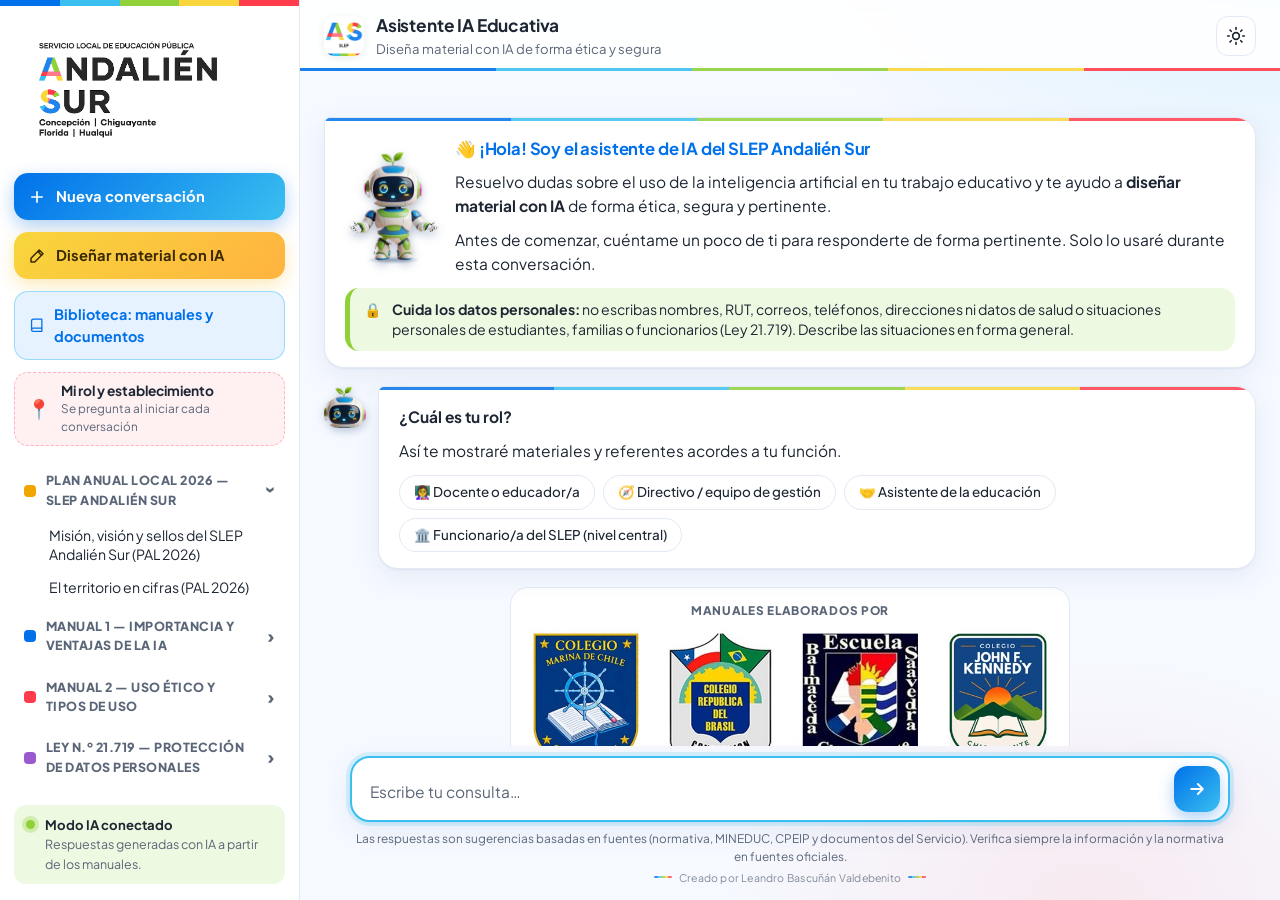
<file: index.html>
<!DOCTYPE html>
<html lang="es" data-theme="light">
<head>
  <meta charset="UTF-8">
  <meta name="viewport" content="width=device-width, initial-scale=1.0, viewport-fit=cover">
  <title>Asistente IA Educativa · SLEP Andalién Sur</title>
  <meta name="description" content="Chat de consultas para diseñar material con IA de forma ética, basado en los manuales del SLEP Andalién Sur, orientaciones MINEDUC y la Ley 21.719.">

  <!-- Aplicación instalable (PWA) -->
  <link rel="manifest" href="manifest.webmanifest">
  <meta name="theme-color" content="#0071ea">
  <link rel="icon" type="image/png" sizes="48x48" href="favicon-48.png">
  <link rel="icon" type="image/png" sizes="32x32" href="favicon-32.png">
  <link rel="apple-touch-icon" href="apple-touch-icon.png">
  <meta name="apple-mobile-web-app-capable" content="yes">
  <meta name="mobile-web-app-capable" content="yes">
  <meta name="apple-mobile-web-app-title" content="Asistente IA">
  <meta name="apple-mobile-web-app-status-bar-style" content="default">

  <link rel="preconnect" href="https://fonts.googleapis.com">
  <link rel="preconnect" href="https://fonts.gstatic.com" crossorigin>
  <link href="https://fonts.googleapis.com/css2?family=Plus+Jakarta+Sans:wght@400;500;600;700;800&display=swap" rel="stylesheet">
  <link rel="stylesheet" href="estilos.css">
</head>
<body>
  <div class="app">
    <!-- ========== BARRA LATERAL ========== -->
    <aside class="sidebar" id="sidebar" aria-label="Temas y fuentes">
      <div class="franja" aria-hidden="true"></div>
      <div class="brand">
        <img src="logo-slep.png" alt="Servicio Local de Educación Pública Andalién Sur" class="brand-logo">
        <button class="icon-btn only-mobile" id="btnCerrarMenu" aria-label="Cerrar menú">
          <svg viewBox="0 0 24 24" width="20" height="20" fill="none" stroke="currentColor" stroke-width="2" stroke-linecap="round"><path d="M18 6 6 18M6 6l12 12"/></svg>
        </button>
      </div>

      <button class="btn-nueva" id="btnNueva">
        <svg viewBox="0 0 24 24" width="18" height="18" fill="none" stroke="currentColor" stroke-width="2.2" stroke-linecap="round"><path d="M12 5v14M5 12h14"/></svg>
        Nueva conversación
      </button>

      <button class="btn-wizard" id="btnWizard">
        <svg viewBox="0 0 24 24" width="18" height="18" fill="none" stroke="currentColor" stroke-width="2" stroke-linecap="round" stroke-linejoin="round"><path d="m15 4 5 5L9 20H4v-5z"/><path d="m13 6 5 5"/></svg>
        Diseñar material con IA
      </button>

      <a class="btn-biblioteca" href="manuales.html">
        <svg viewBox="0 0 24 24" width="18" height="18" fill="none" stroke="currentColor" stroke-width="2" stroke-linecap="round" stroke-linejoin="round"><path d="M4 19.5A2.5 2.5 0 0 1 6.5 17H20V3H6.5A2.5 2.5 0 0 0 4 5.5z"/><path d="M4 19.5A2.5 2.5 0 0 0 6.5 22H20v-5"/></svg>
        Biblioteca: manuales y documentos
      </a>

      <button class="perfil" id="perfil" type="button" data-accion="perfil-iniciar" data-valor="x"></button>

      <nav class="temas" id="temas" aria-label="Temas por manual"></nav>

      <button class="btn-instalar" id="btnInstalar" hidden>
        <svg viewBox="0 0 24 24" width="18" height="18" fill="none" stroke="currentColor" stroke-width="2" stroke-linecap="round" stroke-linejoin="round"><path d="M12 3v12M7 10l5 5 5-5"/><path d="M5 21h14"/></svg>
        Instalar como aplicación
      </button>

      <div class="modo" id="modo"></div>
    </aside>
    <div class="overlay" id="overlay" hidden></div>

    <!-- ========== ZONA PRINCIPAL ========== -->
    <main class="main">
      <header class="topbar">
        <button class="icon-btn only-mobile" id="btnMenu" aria-label="Abrir menú de temas">
          <svg viewBox="0 0 24 24" width="22" height="22" fill="none" stroke="currentColor" stroke-width="2" stroke-linecap="round"><path d="M4 6h16M4 12h16M4 18h16"/></svg>
        </button>
        <img src="icon-192.png" alt="" class="topbar-icono" aria-hidden="true">
        <div class="topbar-title">
          <h1>Asistente IA Educativa</h1>
          <p>Diseña material con IA de forma ética y segura</p>
        </div>
        <button class="icon-btn" id="btnInstalarTop" aria-label="Instalar como aplicación" title="Instalar como aplicación" hidden>
          <svg viewBox="0 0 24 24" width="20" height="20" fill="none" stroke="currentColor" stroke-width="2" stroke-linecap="round" stroke-linejoin="round"><path d="M12 3v12M7 10l5 5 5-5"/><path d="M5 21h14"/></svg>
        </button>
        <button class="icon-btn" id="btnTema" aria-label="Cambiar tema claro/oscuro" title="Tema claro/oscuro">
          <svg class="ico-sol" viewBox="0 0 24 24" width="20" height="20" fill="none" stroke="currentColor" stroke-width="2" stroke-linecap="round"><circle cx="12" cy="12" r="4"/><path d="M12 2v2M12 20v2M4.9 4.9l1.4 1.4M17.7 17.7l1.4 1.4M2 12h2M20 12h2M4.9 19.1l1.4-1.4M17.7 6.3l1.4-1.4"/></svg>
          <svg class="ico-luna" viewBox="0 0 24 24" width="20" height="20" fill="none" stroke="currentColor" stroke-width="2" stroke-linecap="round" stroke-linejoin="round"><path d="M21 12.8A9 9 0 1 1 11.2 3a7 7 0 0 0 9.8 9.8z"/></svg>
        </button>
      </header>

      <section class="chat" id="chat" aria-live="polite">
        <!-- Pantalla de bienvenida -->
        <div class="bienvenida" id="bienvenida">
          <!-- La presentación la hace el robot en el primer mensaje del chat (app.js) -->
          <div class="sugerencias" id="sugerencias"></div>
        </div>

        <div class="mensajes" id="mensajes"></div>

        <!-- Créditos al final de la portada (bajo las preguntas iniciales) -->
        <section class="elaborado" id="elaborado" aria-label="Elaborado por">
          <span>Manuales elaborados por</span>
          <img src="logos-establecimientos.jpg" alt="Colegio Marina de Chile, Colegio República del Brasil, Escuela Balmaceda Saavedra y Colegio John F. Kennedy" loading="lazy">
        </section>
      </section>

      <footer class="composer">
        <form id="formulario" class="composer-box">
          <label for="entrada" class="sr-only">Escribe tu consulta</label>
          <textarea id="entrada" rows="1" placeholder="Escribe tu consulta…" maxlength="4000"></textarea>
          <button type="submit" id="btnEnviar" class="btn-enviar" aria-label="Enviar consulta">
            <svg viewBox="0 0 24 24" width="20" height="20" fill="none" stroke="currentColor" stroke-width="2.2" stroke-linecap="round" stroke-linejoin="round"><path d="M5 12h14M13 6l6 6-6 6"/></svg>
          </button>
        </form>
        <p class="composer-nota">Las respuestas son sugerencias basadas en fuentes (normativa, MINEDUC, CPEIP y documentos del Servicio). Verifica siempre la información y la normativa en fuentes oficiales.</p>
        <p class="credito">Creado por Leandro Bascuñán Valdebenito</p>
      </footer>
    </main>
  </div>

  <script src="config.js"></script>
  <script src="conocimiento.js"></script>
  <script src="establecimientos.js"></script>
  <script src="app.js"></script>
</body>
</html>
</file>
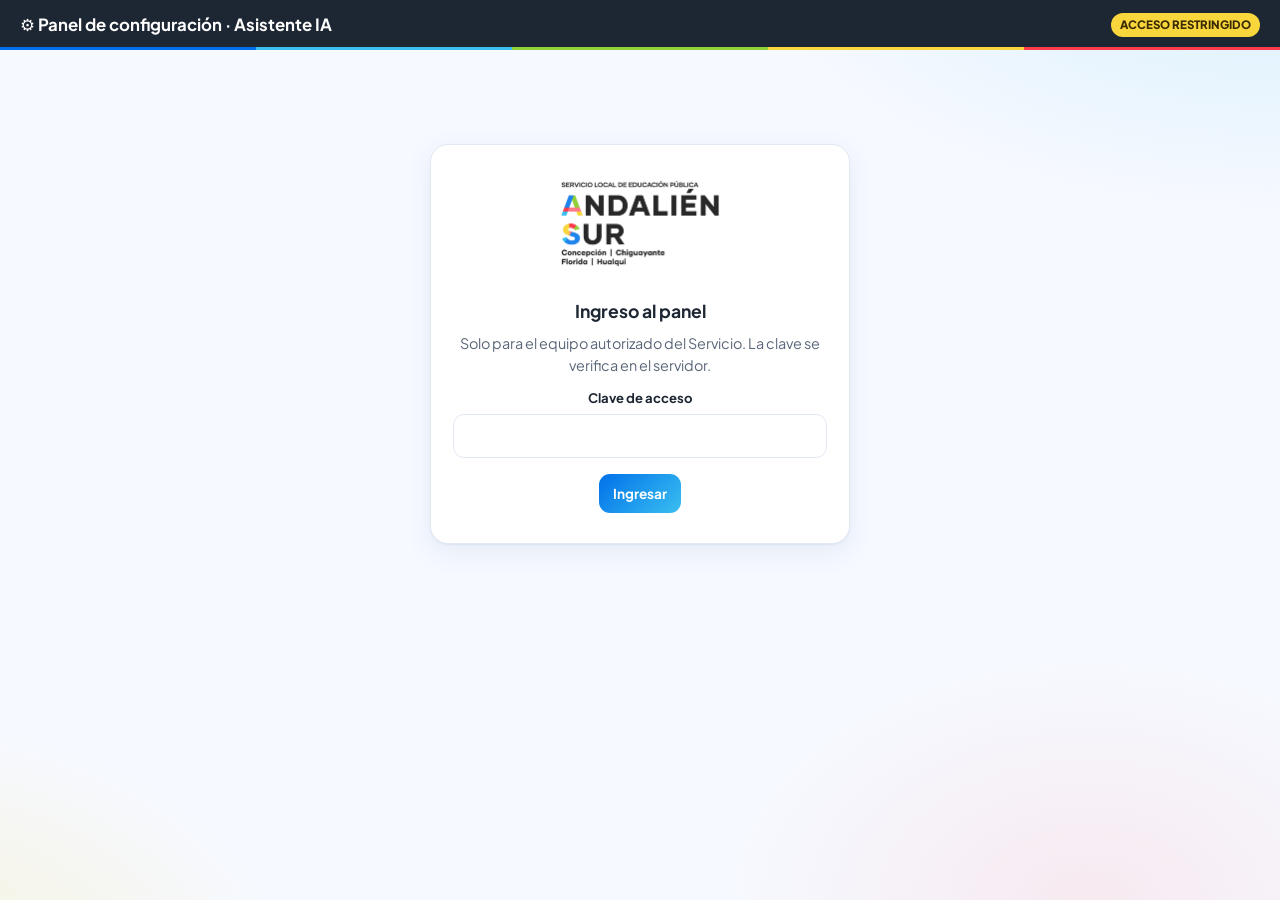
<file: admin.html>
<!DOCTYPE html>
<html lang="es" data-theme="light">
<head>
  <meta charset="UTF-8">
  <meta name="viewport" content="width=device-width, initial-scale=1.0">
  <meta name="robots" content="noindex, nofollow">
  <title>Panel de configuración · Asistente IA SLEP Andalién Sur</title>
  <link rel="icon" type="image/png" sizes="48x48" href="favicon-48.png">
  <link rel="preconnect" href="https://fonts.googleapis.com">
  <link rel="preconnect" href="https://fonts.gstatic.com" crossorigin>
  <link href="https://fonts.googleapis.com/css2?family=Plus+Jakarta+Sans:wght@400;500;600;700;800&display=swap" rel="stylesheet">
  <link rel="stylesheet" href="estilos.css">
  <style>
    body { overflow-y: auto; }
    .adm-top { position: sticky; top: 0; z-index: 5; display: flex; align-items: center; gap: 12px; flex-wrap: wrap; padding: 12px 20px; background: #1d2633; color: #fff; }
    .adm-top::after { content: ""; position: absolute; left: 0; right: 0; bottom: 0; height: 3px; background: var(--arcoiris); }
    .adm-top h1 { margin: 0; font-size: 1.05rem; flex: 1; }
    .adm-top .tag { font-size: .72rem; font-weight: 800; background: var(--slep-amarillo); color: #3a2a00; padding: 3px 9px; border-radius: 999px; }
    .adm { max-width: 1100px; margin: 0 auto; padding: 22px 16px 60px; }
    .tarjeta { background: var(--panel); border: 1px solid var(--borde); border-radius: 18px; box-shadow: var(--sombra); padding: 20px 22px; margin-bottom: 18px; }
    .tarjeta h2 { margin: 0 0 6px; font-size: 1.1rem; }
    .tarjeta p { margin: 0 0 10px; color: var(--texto-2); font-size: .9rem; }
    .login { max-width: 420px; margin: 8vh auto 0; text-align: center; }
    .login img { width: 200px; background: #fff; border-radius: 12px; padding: 6px 10px; margin-bottom: 10px; }
    label { display: block; font-size: .82rem; font-weight: 700; margin: 12px 0 5px; }
    input[type=text], input[type=password], select, textarea {
      width: 100%; font: inherit; font-size: .92rem; color: var(--texto); background: var(--panel);
      border: 1.5px solid var(--borde); border-radius: 11px; padding: 10px 12px;
    }
    textarea { min-height: 110px; resize: vertical; line-height: 1.5; }
    input:focus, select:focus, textarea:focus { outline: none; border-color: var(--slep-celeste); box-shadow: 0 0 0 3px rgba(58,191,240,.18); }
    .fila { display: grid; grid-template-columns: repeat(auto-fit, minmax(190px, 1fr)); gap: 0 14px; }
    .btn { border: 0; border-radius: 11px; padding: 9px 14px; font: inherit; font-weight: 700; font-size: .85rem; cursor: pointer; white-space: nowrap; }
    .btn.primario { background: linear-gradient(135deg, #0071ea, #3abff0); color: #fff; }
    .btn.sec { background: var(--panel-2); color: var(--texto); border: 1.5px solid var(--borde); }
    .btn.peligro { background: var(--rojo-suave); color: var(--rojo); }
    .btn.verde { background: var(--verde-suave); color: #2f6e0c; }
    .btn:disabled { opacity: .5; cursor: wait; }
    .acciones { display: flex; gap: 8px; flex-wrap: wrap; margin-top: 16px; align-items: center; }
    .msg-estado { font-size: .86rem; font-weight: 600; }
    .msg-estado.ok { color: var(--verde); } .msg-estado.error { color: var(--rojo); }
    .ayuda { font-size: .78rem; color: var(--texto-2); margin-top: 4px; }
    .aviso { background: var(--amarillo-suave); border-left: 5px solid var(--slep-amarillo); border-radius: 12px; padding: 12px 14px; font-size: .86rem; margin-bottom: 14px; }
    .vacio { text-align: center; color: var(--texto-2); padding: 20px; }
    .g-tabla-imp { max-height: 340px; overflow: auto; border: 1px solid var(--borde); border-radius: 12px; margin: 10px 0; }
    .g-tabla-imp table { width: 100%; border-collapse: collapse; font-size: .8rem; }
    .g-tabla-imp th { position: sticky; top: 0; background: #1d2633; color: #fff; text-align: left; padding: 6px 8px; }
    .g-tabla-imp td { padding: 5px 8px; border-top: 1px solid var(--borde); }
    .g-tabla-imp tr.sin-coinc td { background: var(--rojo-suave); }

    /* Resumen */
    .resumen { display: grid; grid-template-columns: repeat(auto-fit, minmax(150px, 1fr)); gap: 10px; margin-bottom: 18px; }
    .cifra { background: var(--panel); border: 1px solid var(--borde); border-top: 4px solid var(--c); border-radius: 14px; padding: 12px 14px; }
    .cifra strong { display: block; font-size: 1.5rem; line-height: 1.1; }
    .cifra span { font-size: .8rem; color: var(--texto-2); }

    /* Pestañas */
    .tabs { display: flex; gap: 6px; flex-wrap: wrap; margin-bottom: 16px; position: sticky; top: 56px; z-index: 4; background: var(--fondo); padding: 6px 0; }
    .tabs button { flex: 1 1 160px; border: 1.5px solid var(--borde); background: var(--panel); border-radius: 13px; padding: 11px 12px; font: inherit; font-weight: 700; font-size: .9rem; cursor: pointer; color: var(--texto); }
    .tabs button.activa { background: #1d2633; color: #fff; border-color: #1d2633; }
    .tabs button.anadir { border-color: #90d039; }
    .tabs button.anadir.activa { background: #4fa61a; border-color: #4fa61a; }

    .herr { display: flex; gap: 8px; flex-wrap: wrap; align-items: center; margin-bottom: 12px; }
    .herr input { flex: 1 1 240px; }
    .chips { display: flex; gap: 6px; flex-wrap: wrap; margin-bottom: 12px; }
    .chips button { border: 1.5px solid var(--borde); background: var(--panel); border-radius: 999px; padding: 6px 12px; font: inherit; font-size: .8rem; font-weight: 600; cursor: pointer; }
    .chips button.activo { background: var(--azul); color: #fff; border-color: var(--azul); }

    /* Grupos y fichas */
    details.grupo { background: var(--panel); border: 1px solid var(--borde); border-radius: 16px; margin-bottom: 12px; overflow: hidden; }
    details.grupo > summary { cursor: pointer; list-style: none; display: flex; align-items: center; gap: 10px; padding: 13px 16px; font-weight: 800; border-left: 6px solid var(--c); }
    details.grupo > summary::-webkit-details-marker { display: none; }
    details.grupo > summary::after { content: "▾"; margin-left: auto; color: var(--texto-2); transition: transform .2s; }
    details.grupo:not([open]) > summary::after { transform: rotate(-90deg); }
    details.grupo > summary .n { font-size: .78rem; font-weight: 700; background: var(--panel-2); border-radius: 999px; padding: 2px 9px; color: var(--texto-2); }
    .fichas { display: grid; gap: 8px; padding: 0 12px 12px; }
    .ficha { display: flex; gap: 12px; align-items: flex-start; border: 1px solid var(--borde); border-radius: 12px; padding: 11px 13px; background: var(--panel); }
    .ficha.eliminado { opacity: .6; background: var(--panel-2); }
    .ficha .info { flex: 1; min-width: 0; }
    .ficha strong { font-size: .95rem; }
    .ficha small { display: block; color: var(--texto-2); font-size: .78rem; margin-top: 2px; }
    .ficha p { margin: 6px 0 0; font-size: .83rem; color: var(--texto-2); white-space: pre-line; overflow: hidden; display: -webkit-box; -webkit-line-clamp: 2; -webkit-box-orient: vertical; }
    .ficha p.abierto { -webkit-line-clamp: unset; display: block; }
    .ver-mas { border: 0; background: none; color: var(--azul); font: inherit; font-size: .78rem; font-weight: 700; padding: 2px 0; cursor: pointer; }
    .ficha .botones { display: flex; gap: 6px; flex-wrap: wrap; justify-content: flex-end; }
    .sello { display: inline-block; font-size: .68rem; font-weight: 800; border-radius: 999px; padding: 2px 8px; margin-left: 6px; vertical-align: 2px; }
    .sello.original { background: var(--azul-suave); color: var(--azul); }
    .sello.editado { background: var(--amarillo-suave); color: #8a6100; }
    .sello.nuevo { background: var(--verde-suave); color: #2f6e0c; }
    .sello.eliminado, .sello.oculto { background: var(--rojo-suave); color: var(--rojo); }
    .subtitulo { font-size: .95rem; margin: 20px 0 10px; }
    .sello.pei-si { background: #e6f7ef; color: #0b8f6a; } .sello.pei-no { background: var(--panel-2); color: var(--texto-2); }
    fieldset.pei { border: 1.5px solid #bfe3a0; border-radius: 14px; padding: 6px 14px 14px; margin: 16px 0 4px; background: #fbfef7; }
    fieldset.pei legend { font-weight: 800; padding: 0 6px; }
    details.pegar-pei { background: var(--panel); border: 1.5px dashed var(--borde); border-radius: 12px; padding: 8px 12px; margin: 8px 0; }
    details.pegar-pei summary { cursor: pointer; font-weight: 700; font-size: .86rem; }
    details.pegar-pei textarea { margin: 8px 0; min-height: 140px; }

    /* Añadir */
    .opciones-anadir { display: grid; grid-template-columns: repeat(auto-fit, minmax(190px, 1fr)); gap: 10px; margin-bottom: 16px; }
    .opciones-anadir button { text-align: left; border: 1.5px solid var(--borde); background: var(--panel); border-radius: 14px; padding: 13px 14px; font: inherit; cursor: pointer; border-top: 4px solid var(--c); }
    .opciones-anadir button strong { display: block; font-size: .92rem; }
    .opciones-anadir button span { font-size: .78rem; color: var(--texto-2); }
    .opciones-anadir button.activo { background: var(--azul-suave); border-color: var(--azul); }

    /* Ventana de edición */
    dialog { border: 0; border-radius: 18px; padding: 0; width: min(680px, calc(100vw - 24px)); max-height: calc(100vh - 40px); box-shadow: 0 20px 60px rgba(0,0,0,.3); background: var(--panel); color: var(--texto); }
    dialog::backdrop { background: rgba(15, 25, 40, .55); }
    .dlg-cab { display: flex; align-items: center; gap: 10px; padding: 14px 18px; border-bottom: 1px solid var(--borde); position: sticky; top: 0; background: var(--panel); z-index: 1; }
    .dlg-cab h2 { margin: 0; font-size: 1.02rem; flex: 1; }
    .dlg-cuerpo { padding: 4px 18px 18px; }
    @media (max-width: 640px) {
      .ficha { flex-direction: column; } .ficha .botones { justify-content: flex-start; }
      .adm-top { padding: 10px 14px; } .adm-top h1 { font-size: .95rem; } .adm-top .tag { display: none; }
      .resumen { grid-template-columns: repeat(3, 1fr); gap: 6px; }
      .cifra { padding: 8px 9px; } .cifra strong { font-size: 1.15rem; } .cifra span { font-size: .68rem; }
      .tabs { position: static; } .tabs button { flex: 1 1 30%; padding: 9px 6px; font-size: .78rem; }
    }
  </style>
</head>
<body>
  <header class="adm-top">
    <h1>⚙️ Panel de configuración · Asistente IA</h1>
    <span class="tag">ACCESO RESTRINGIDO</span>
    <button class="btn sec" id="btnSalir" hidden>Cerrar sesión</button>
  </header>

  <main class="adm">
    <!-- INGRESO -->
    <section class="tarjeta login" id="vistaLogin">
      <img src="logo-slep.png" alt="SLEP Andalién Sur">
      <h2>Ingreso al panel</h2>
      <p>Solo para el equipo autorizado del Servicio. La clave se verifica en el servidor.</p>
      <form id="formLogin">
        <label for="clave">Clave de acceso</label>
        <input type="password" id="clave" autocomplete="current-password" required>
        <div class="acciones" style="justify-content:center">
          <button class="btn primario" id="btnEntrar" type="submit">Ingresar</button>
        </div>
        <p class="msg-estado" id="estadoLogin"></p>
      </form>
    </section>

    <!-- PANEL -->
    <div id="vistaPanel" hidden>
      <div class="aviso">🔒 <strong>Solo información institucional.</strong> No ingrese nombres de estudiantes, RUT, correos, teléfonos ni datos de salud (Ley 21.719). Los cambios se ven en el asistente la próxima vez que alguien lo abra. <span id="enlacePlanilla"></span></div>

      <div class="resumen" id="resumen"></div>

      <nav class="tabs" aria-label="Secciones del panel">
        <button data-tab="est" class="activa">🏫 Establecimientos</button>
        <button data-tab="fuentes">📚 Fuentes y documentos</button>
        <button data-tab="perfiles">👥 Roles y perfiles</button>
        <button data-tab="servicio">🔑 Servicio de IA</button>
        <button data-tab="anadir" class="anadir">➕ Añadir</button>
      </nav>

      <!-- ESTABLECIMIENTOS: ver, editar, eliminar -->
      <section id="tab-est">
        <div class="herr">
          <input type="text" id="buscarEst" placeholder="🔍 Buscar colegio, nivel o característica…">
          <button class="btn sec" type="button" id="btnDescargarLista" title="Lista de establecimientos con su RBD y su PEI, en Excel">⬇️ Descargar lista (Excel)</button>
          <button class="btn primario" type="button" id="btnImportarPEI" title="Completar misión, visión, sellos, historia y PEI desde un Excel">📥 Importar PEI desde Excel</button>
          <input type="file" id="archivoPEI" accept=".xlsx,.xls,.csv" hidden>
        </div>
        <section class="tarjeta" id="cajaImportar" hidden></section>
        <div class="chips" id="chipsComuna"></div>
        <div id="listaEst"><p class="vacio">Cargando…</p></div>
      </section>

      <!-- FUENTES: ver, editar, eliminar -->
      <section id="tab-fuentes" hidden>
        <div class="herr">
          <input type="text" id="buscarFuente" placeholder="🔍 Buscar documento, organismo o tema…">
        </div>
        <div id="listaFuentes"><p class="vacio">Cargando…</p></div>
      </section>

      <!-- AÑADIR -->
      <!-- ROLES Y PERFILES DE CARGO: ver, editar, eliminar -->
      <section id="tab-perfiles" hidden>
        <p class="ayuda" style="font-size:.86rem;margin:0 0 12px">Describe las funciones de cada cargo para que el asistente proponga actividades acordes al perfil y a la normativa vigente. Las descripciones de base son referencias generales: ajústelas a la realidad del Servicio o agregue cargos nuevos en <strong>➕ Añadir</strong>.</p>
        <div class="herr"><input type="text" id="buscarPerfil" placeholder="🔍 Buscar cargo o función…"></div>
        <div id="listaPerfiles"><p class="vacio">Cargando…</p></div>
      </section>

      <!-- SERVICIO DE IA: claves de Groq (rotación) y límite diario -->
      <section id="tab-servicio" hidden>
        <div class="tarjeta">
          <h2>🔑 Claves de la IA (Groq)</h2>
          <p>Además de la clave principal, puede agregar <strong>hasta 10 claves</strong> (una a la vez). El asistente reparte las consultas entre ellas y, si una se agota, sigue con la siguiente; si todas se agotan con el modelo principal, usa modelos de respaldo.</p>
          <div class="aviso">⚠️ <strong>Importante:</strong> Groq aplica los límites <strong>por cuenta</strong>. Cada clave adicional debe crearse en una <strong>cuenta de Groq distinta</strong> (otra persona u otro correo) en <a href="https://console.groq.com/keys" target="_blank" rel="noopener">console.groq.com/keys</a>; varias claves de una misma cuenta no suman capacidad.</div>
          <p class="ayuda" id="cuentaClaves" style="font-weight:700"></p>
          <div id="listaClaves"><p class="vacio">Cargando…</p></div>
          <div class="acciones"><button class="btn sec" type="button" id="btnProbarClaves">🔍 Probar todas las claves</button><span class="msg-estado" id="estadoClaves"></span></div>
          <p class="ayuda">Las claves se guardan solo en el servidor (Apps Script) y aquí se muestran enmascaradas. Nunca quedan en GitHub.</p>
        </div>
        <div class="tarjeta">
          <h2>📊 Límite diario de consultas</h2>
          <p>Protege el servicio de un uso excesivo. Consultas usadas hoy: <strong id="usoHoy">—</strong>.</p>
          <div class="fila"><div><label for="limiteDiario">Consultas máximas por día</label><input type="text" id="limiteDiario" inputmode="numeric"></div></div>
          <div class="acciones"><button class="btn primario" type="button" id="btnLimite">Guardar límite</button><span class="msg-estado" id="estadoLimite"></span></div>
        </div>
      </section>

      <section id="tab-anadir" hidden>
        <div class="opciones-anadir" id="opcionesAnadir">
          <button data-nuevo="establecimiento" style="--c:#4fa61a" class="activo"><strong>🏫 Establecimiento</strong><span>Un colegio, liceo o jardín nuevo</span></button>
          <button data-nuevo="documento" style="--c:#e0559b"><strong>📄 Documento o enlace</strong><span>Aparece en la Biblioteca y el chat lo usa</span></button>
          <button data-nuevo="perfil" style="--c:#5b4bd1"><strong>👥 Perfil de cargo</strong><span>Funciones de un rol (incl. áreas del SLEP)</span></button>
          <button data-nuevo="info" style="--c:#0071ea"><strong>ℹ️ Información del Servicio</strong><span>Avisos, orientaciones o acuerdos</span></button>
          <button data-nuevo="masivo" style="--c:#f0a500"><strong>📥 Varios establecimientos</strong><span>Carga masiva desde el PAL</span></button>
        </div>
        <section class="tarjeta" id="cajaAnadir"></section>
      </section>
    </div>
  </main>

  <!-- Ventana para editar -->
  <dialog id="dlg">
    <div class="dlg-cab"><h2 id="dlgTitulo">Editar</h2><button class="btn sec" type="button" id="dlgCerrar">✕ Cerrar</button></div>
    <div class="dlg-cuerpo" id="dlgCuerpo"></div>
  </dialog>

  <script src="config.js"></script>
  <script src="establecimientos.js"></script>
  <script src="documentos.js"></script>
  <script src="conocimiento.js"></script>
  <script>
  (function () {
    "use strict";
    const $ = (s) => document.querySelector(s);
    const esc = (t) => String(t == null ? "" : t).replace(/[&<>"]/g, (c) => ({ "&": "&amp;", "<": "&lt;", ">": "&gt;", '"': "&quot;" }[c]));
    const norm = (t) => String(t || "").toLowerCase().normalize("NFD").replace(/[̀-ͯ]/g, "").trim();
    const API = (typeof CONFIG !== "undefined" && CONFIG.API) || "";
    const PERSONALES = /\b\d{1,2}\.?\d{3}\.?\d{3}\s?-\s?[\dkK]\b|\b[\w.+-]+@[\w-]+\.[\w.-]+\b|(\+?56\s?)?\b9\s?\d{4}\s?\d{4}\b/;
    const COMUNAS = ["Concepción", "Chiguayante", "Florida", "Hualqui"];
    const COLOR_COMUNA = { "Concepción": "#0071ea", "Chiguayante": "#3abff0", "Florida": "#4fa61a", "Hualqui": "#f0a500", "": "#8a94a6" };
    const NOMBRE_ESTADO = { original: "Base PAL", editado: "Editado", nuevo: "Agregado", eliminado: "Eliminado", oculto: "Oculto" };
    let clave = "", items = [], comunaFiltro = "", tipoNuevo = "establecimiento";

    try { clave = sessionStorage.getItem("slep-admin") || ""; } catch (e) {}

    async function llamar(accion, extra) {
      if (!API) throw new Error("El asistente no tiene configurada la URL de Apps Script (config.js).");
      const r = await fetch(API, { method: "POST", headers: { "Content-Type": "text/plain;charset=utf-8" }, body: JSON.stringify(Object.assign({ accion, clave }, extra || {})) });
      const d = await r.json();
      if (!d.ok) throw new Error(d.error || "Error desconocido");
      return d;
    }
    function estado(el, texto, tipo) { if (!el) return; el.textContent = texto; el.classList.remove("ok", "error"); if (tipo) el.classList.add(tipo); }

    /* ---------- Ingreso ---------- */
    async function entrar(e) {
      if (e) e.preventDefault();
      if (!clave) clave = $("#clave").value;
      $("#btnEntrar").disabled = true; estado($("#estadoLogin"), "Verificando…");
      try {
        const d = await llamar("admin-entrar");
        try { sessionStorage.setItem("slep-admin", clave); } catch (err) {}
        $("#vistaLogin").hidden = true; $("#vistaPanel").hidden = false; $("#btnSalir").hidden = false;
        if (d.planilla) $("#enlacePlanilla").innerHTML = `Respaldo: <a href="${esc(d.planilla)}" target="_blank" rel="noopener">planilla de Google</a>.`;
        cargar();
      } catch (err) {
        clave = ""; try { sessionStorage.removeItem("slep-admin"); } catch (e2) {}
        estado($("#estadoLogin"), err.message, "error");
      } finally { $("#btnEntrar").disabled = false; }
    }
    async function cargar() {
      try { items = (await llamar("admin-listar")).items || []; pintarTodo(); }
      catch (err) { $("#listaEst").innerHTML = $("#listaFuentes").innerHTML = `<p class="vacio">No se pudo cargar: ${esc(err.message)}</p>`; }
    }

    /* ---------- PEI ---------- */
    const peiDe = (it) => ({ mision: it.mision || "", vision: it.vision || "", sellos: it.sellos || "", historia: it.historia || "", pei: it.pei || "" });
    const tienePEI = (e) => !!(e.mision || e.vision || e.sellos || e.historia || e.pei);
    // Detecta en un texto pegado las partes del PEI por sus títulos habituales
    function detectarPEI(texto) {
      const T = String(texto || "").replace(/\r/g, "");
      const titulos = [
        ["mision", /^\s*(?:[\dIVX]+[.)-]?\s*)?misi[oó]n(?:\s+institucional)?\b[ \t]*[:.\-–]?[ \t]*\n?/gim],
        ["vision", /^\s*(?:[\dIVX]+[.)-]?\s*)?visi[oó]n(?:\s+institucional)?\b[ \t]*[:.\-–]?[ \t]*\n?/gim],
        ["sellos", /^\s*(?:[\dIVX]+[.)-]?\s*)?sellos?(?:\s+(?:educativos?|institucionales?|distintivos?))?\b[ \t]*[:.\-–]?[ \t]*\n?/gim],
        ["historia", /^\s*(?:[\dIVX]+[.)-]?\s*)?(?:rese[ñn]a\s+hist[oó]rica|historia(?:\s+del\s+(?:establecimiento|colegio|liceo|escuela))?|antecedentes\s+hist[oó]ricos)\b[ \t]*[:.\-–]?[ \t]*\n?/gim]
      ];
      // Otros títulos frecuentes del PEI que cierran una sección
      const otros = /^\s*(?:[\dIVX]+[.)-]?\s*)?(?:valores|principios|perfil|objetivos?|metas|organigrama|contexto|introducci[oó]n|presentaci[oó]n|diagn[oó]stico|evaluaci[oó]n|seguimiento|ideario|definiciones|estrategias|marco|fundamentos|enfoque|identidad|antecedentes\s+(?:generales|del\s+entorno)|información\s+institucional)\b[^\n]{0,60}$/gim;
      const marcas = [];
      titulos.forEach(([k, re]) => { let m; while ((m = re.exec(T))) marcas.push({ k, i: m.index, f: m.index + m[0].length }); });
      let m; while ((m = otros.exec(T))) marcas.push({ k: null, i: m.index, f: m.index + m[0].length });
      marcas.sort((a, b) => a.i - b.i);
      const out = {};
      marcas.forEach((mk, n) => {
        if (!mk.k || out[mk.k]) return;
        const fin = n + 1 < marcas.length ? marcas[n + 1].i : T.length;
        const txt = T.slice(mk.f, fin).replace(/\n{3,}/g, "\n\n").trim();
        if (txt.length > 15) out[mk.k] = txt.slice(0, mk.k === "historia" ? 8000 : 3000);
      });
      return out;
    }

    /* ---------- Unión: base (archivos del sitio) + cambios del panel ---------- */
    function establecimientos() {
      const panel = items.filter((i) => i.tipo === "establecimiento");
      const usados = new Set();
      const lista = ESTABLECIMIENTOS.map((b) => {
        const it = panel.find((i) => i.id === b.id) || panel.find((i) => norm(i.titulo) === norm(b.nombre));
        const o = { id: b.id, nombre: b.nombre, comuna: b.comuna || "", entorno: b.entorno || "", niveles: b.niveles || "", alias: b.alias || "",
          caracteristicas: b.caracteristicas || "", enlaces: "", rbd: b.rbd || "", base: b, estado: "original" };
        if (!it) return o;
        usados.add(it.id);
        if (!it.activo) return Object.assign(o, { estado: "eliminado", item: it });
        return Object.assign(o, { nombre: it.titulo, comuna: it.comuna, entorno: it.entorno, niveles: it.niveles, alias: it.claves,
          caracteristicas: it.texto, enlaces: it.enlaces, estado: "editado", item: it }, peiDe(it));
      });
      panel.filter((i) => !usados.has(i.id)).forEach((it) => lista.push(Object.assign({ id: it.id, nombre: it.titulo, comuna: it.comuna, entorno: it.entorno,
        niveles: it.niveles, alias: it.claves, caracteristicas: it.texto, enlaces: it.enlaces, estado: it.activo ? "nuevo" : "oculto", item: it }, peiDe(it))));
      return lista;
    }
    function documentos() {
      const panel = items.filter((i) => i.tipo === "documento");
      const usados = new Set();
      const lista = DOCUMENTOS.map((b) => {
        const it = panel.find((i) => i.id === b.id);
        const enl = [b.url && /^https?:/.test(b.url) ? "Sitio oficial | " + b.url : "", b.pdfOficial && b.pdfOficial !== b.url ? "PDF oficial | " + b.pdfOficial : ""].filter(Boolean).join("\n");
        const o = { id: b.id, titulo: b.titulo, organismo: b.org, anio: b.anio || "", categoria: b.cat, texto: b.resumen, enlaces: enl, claves: "", base: b, estado: "original" };
        if (!it) return o;
        usados.add(it.id);
        if (!it.activo) return Object.assign(o, { estado: "eliminado", item: it });
        return Object.assign(o, { titulo: it.titulo, organismo: it.organismo || b.org, anio: it.anio, categoria: it.categoria || b.cat, texto: it.texto,
          enlaces: it.enlaces, claves: it.claves, estado: "editado", item: it });
      });
      panel.filter((i) => !usados.has(i.id)).forEach((it) => lista.push({ id: it.id, titulo: it.titulo, organismo: it.organismo, anio: it.anio,
        categoria: it.categoria || "servicio", texto: it.texto, enlaces: it.enlaces, claves: it.claves, estado: it.activo ? "nuevo" : "oculto", item: it }));
      return lista;
    }
    // Perfiles de cargo: base (conocimiento.js) + panel. categoria = rol, claves = normativa
    function perfiles() {
      const panel = items.filter((i) => i.tipo === "perfil");
      const usados = new Set();
      const lista = PERFILES_BASE.map((b) => {
        const it = panel.find((i) => i.id === b.id);
        const o = { id: b.id, titulo: b.nombre, rolPerfil: b.rol, texto: b.texto, normativa: b.normativa, enlaces: "", base: b, estado: "original" };
        if (!it) return o;
        usados.add(it.id);
        if (!it.activo) return Object.assign(o, { estado: "eliminado", item: it });
        return Object.assign(o, { titulo: it.titulo, rolPerfil: it.categoria || b.rol, texto: it.texto, normativa: it.claves, enlaces: it.enlaces, estado: "editado", item: it });
      });
      panel.filter((i) => !usados.has(i.id)).forEach((it) => lista.push({ id: it.id, titulo: it.titulo, rolPerfil: it.categoria || "slep", texto: it.texto,
        normativa: it.claves, enlaces: it.enlaces, estado: it.activo ? "nuevo" : "oculto", item: it }));
      return lista;
    }
    const informaciones = () => items.filter((i) => i.tipo === "info" || i.tipo === "enlace")
      .map((it) => ({ id: it.id, titulo: it.titulo, texto: it.texto, enlaces: it.enlaces, claves: it.claves, estado: it.activo ? "nuevo" : "oculto", item: it }));

    /* ---------- Pintar ---------- */
    function pintarTodo() { pintarResumen(); pintarChips(); pintarEst(); pintarFuentes(); pintarPerfiles(); if (!$("#cajaAnadir").innerHTML) mostrarAnadir(tipoNuevo); }

    function pintarResumen() {
      const ests = establecimientos().filter((e) => e.estado !== "eliminado" && e.estado !== "oculto");
      const docs = documentos().filter((d) => d.estado !== "eliminado" && d.estado !== "oculto");
      const cifras = COMUNAS.map((c) => ({ n: ests.filter((e) => e.comuna === c).length, t: c, c: COLOR_COMUNA[c] }))
        .concat([{ n: docs.length, t: "Documentos en la Biblioteca", c: "#e0559b" }, { n: informaciones().filter((i) => i.estado !== "oculto").length, t: "Informaciones del Servicio", c: "#5b4bd1" },
          { n: perfiles().filter((o) => o.estado !== "eliminado" && o.estado !== "oculto").length, t: "Perfiles de cargo", c: "#0b8f6a" }]);
      $("#resumen").innerHTML = `<div class="cifra" style="--c:#1d2633"><strong>${ests.length}</strong><span>Establecimientos en total</span></div>` +
        cifras.map((x) => `<div class="cifra" style="--c:${x.c}"><strong>${x.n}</strong><span>${esc(x.t)}</span></div>`).join("");
    }
    function pintarChips() {
      const opciones = [["", "Todas"]].concat(COMUNAS.map((c) => [c, c]), [["sin", "Sin comuna"]]);
      $("#chipsComuna").innerHTML = opciones.map(([v, t]) => `<button data-comuna="${esc(v)}" class="${comunaFiltro === v ? "activo" : ""}">${esc(t)}</button>`).join("");
    }

    function botonesDe(o, tipo) {
      const b = [];
      if (o.estado === "eliminado") b.push(`<button class="btn verde" data-acc="restaurar" data-tipo="${tipo}" data-id="${esc(o.id)}">↩ Restaurar</button>`);
      else {
        b.push(`<button class="btn sec" data-acc="editar" data-tipo="${tipo}" data-id="${esc(o.id)}">✏️ Editar</button>`);
        if (o.estado === "editado") b.push(`<button class="btn sec" data-acc="original" data-tipo="${tipo}" data-id="${esc(o.id)}" title="Deshacer los cambios">↺ Original</button>`);
        if (o.estado === "oculto") b.push(`<button class="btn verde" data-acc="mostrar" data-tipo="${tipo}" data-id="${esc(o.id)}">👁 Mostrar</button>`);
        b.push(`<button class="btn peligro" data-acc="eliminar" data-tipo="${tipo}" data-id="${esc(o.id)}">🗑 Eliminar</button>`);
      }
      return `<div class="botones">${b.join("")}</div>`;
    }
    const sello = (e) => `<span class="sello ${e}">${NOMBRE_ESTADO[e]}</span>`;
    const textoLargo = (t) => t ? `<p>${esc(t)}</p>${String(t).length > 150 ? `<button class="ver-mas" type="button">Ver más</button>` : ""}` : "";

    function pintarEst() {
      const q = norm($("#buscarEst").value);
      const todos = establecimientos().filter((e) => !q || norm([e.nombre, e.alias, e.niveles, e.caracteristicas, e.rbd].join(" ")).includes(q));
      const grupos = COMUNAS.concat([""]).filter((c) => !comunaFiltro || (comunaFiltro === "sin" ? c === "" : c === comunaFiltro));
      const html = grupos.map((c) => {
        const lista = todos.filter((e) => (COMUNAS.includes(e.comuna) ? e.comuna : "") === c).sort((a, b) => a.nombre.localeCompare(b.nombre, "es"));
        if (!lista.length) return "";
        const activos = lista.filter((e) => e.estado !== "eliminado");
        return `<details class="grupo" open style="--c:${COLOR_COMUNA[c]}"><summary>${c ? "📍 " + esc(c) : "❔ Sin comuna registrada"} <span class="n">${activos.length}</span></summary>
          <div class="fichas">${lista.map((e) => `
            <div class="ficha ${e.estado === "eliminado" ? "eliminado" : ""}">
              <div class="info">
                <strong>${esc(e.nombre)}</strong>${sello(e.estado)}${e.estado !== "eliminado" ? (tienePEI(e) ? '<span class="sello pei-si">PEI ✓</span>' : '<span class="sello pei-no">Sin PEI</span>') : ""}
                <small>${[e.niveles, e.entorno, e.rbd ? "RBD " + e.rbd : "", e.alias ? "También: " + e.alias : ""].filter(Boolean).map(esc).join(" · ")}</small>
                ${textoLargo(e.caracteristicas)}
              </div>${botonesDe(e, "establecimiento")}
            </div>`).join("")}</div></details>`;
      }).join("");
      $("#listaEst").innerHTML = html || `<p class="vacio">No encontré establecimientos con ese criterio.</p>`;
    }

    function pintarFuentes() {
      const q = norm($("#buscarFuente").value);
      const filtra = (o) => !q || norm([o.titulo, o.organismo, o.texto, o.claves].join(" ")).includes(q);
      const docs = documentos().filter(filtra);
      const infos = informaciones().filter(filtra);
      const grupos = Object.keys(CATEGORIAS_DOC).map((c) => {
        const C = CATEGORIAS_DOC[c];
        const lista = docs.filter((d) => (CATEGORIAS_DOC[d.categoria] ? d.categoria : "servicio") === c);
        if (!lista.length) return "";
        return `<details class="grupo" ${q ? "open" : ""} style="--c:${C.color}"><summary>${C.emoji} ${esc(C.nombre)} <span class="n">${lista.filter((d) => d.estado !== "eliminado").length}</span></summary>
          <div class="fichas">${lista.map((d) => `
            <div class="ficha ${d.estado === "eliminado" ? "eliminado" : ""}">
              <div class="info"><strong>${esc(d.titulo)}</strong>${sello(d.estado)}
                <small>${esc([d.organismo, d.anio].filter(Boolean).join(" · "))}</small>${textoLargo(d.texto)}</div>${botonesDe(d, "documento")}
            </div>`).join("")}</div></details>`;
      }).join("");
      $("#listaFuentes").innerHTML =
        `<h3 class="subtitulo">📄 Documentos y enlaces de la Biblioteca</h3>` + (grupos || `<p class="vacio">Sin resultados.</p>`) +
        `<h3 class="subtitulo">ℹ️ Información del Servicio (la usa el chat)</h3>` +
        (infos.length ? `<div class="fichas" style="padding:0">${infos.map((i) => `
          <div class="ficha"><div class="info"><strong>${esc(i.titulo)}</strong>${sello(i.estado)}<small>Actualizado: ${esc(i.item.actualizado)}</small>${textoLargo(i.texto)}</div>${botonesDe(i, "info")}</div>`).join("")}</div>`
          : `<p class="vacio">Aún no hay información del Servicio. Puede agregarla en la pestaña <strong>➕ Añadir</strong>.</p>`);
    }

    const COLOR_ROL = { docente: "#0b8f6a", directivo: "#5b4bd1", asistente: "#d9622b", slep: "#0071ea" };
    function pintarPerfiles() {
      const q = norm($("#buscarPerfil").value);
      const todos = perfiles().filter((o) => !q || norm([o.titulo, o.texto, o.normativa].join(" ")).includes(q));
      const html = Object.keys(ROLES).map((r) => {
        const lista = todos.filter((o) => (ROLES[o.rolPerfil] ? o.rolPerfil : "slep") === r);
        if (!lista.length) return "";
        return `<details class="grupo" open style="--c:${COLOR_ROL[r] || "#0071ea"}"><summary>${ROLES[r].emoji} ${esc(ROLES[r].nombre)} <span class="n">${lista.filter((o) => o.estado !== "eliminado").length}</span></summary>
          <div class="fichas">${lista.map((o) => `
            <div class="ficha ${o.estado === "eliminado" ? "eliminado" : ""}">
              <div class="info"><strong>${esc(o.titulo)}</strong>${sello(o.estado)}
                ${o.normativa ? `<small>⚖️ ${esc(o.normativa)}</small>` : ""}${textoLargo(o.texto)}</div>${botonesDe(o, "perfil")}
            </div>`).join("")}</div></details>`;
      }).join("");
      $("#listaPerfiles").innerHTML = html || `<p class="vacio">No encontré cargos con ese criterio.</p>`;
    }

    /* ---------- Formularios (los mismos para añadir y editar) ---------- */
    const opcionesCat = (sel) => Object.keys(CATEGORIAS_DOC).map((c) => `<option value="${c}" ${c === sel ? "selected" : ""}>${CATEGORIAS_DOC[c].emoji} ${esc(CATEGORIAS_DOC[c].nombre)}</option>`).join("");
    function formulario(tipo, v) {
      v = v || {};
      const pie = `<div class="acciones"><button class="btn primario" type="submit">💾 Guardar</button><span class="msg-estado estado-form"></span></div>`;
      if (tipo === "establecimiento") return `
        <form data-form="establecimiento" data-id="${esc(v.id || "")}">
          <label>Nombre del establecimiento</label><input type="text" name="titulo" maxlength="200" required value="${esc(v.nombre)}">
          <div class="fila">
            <div><label>Comuna</label><select name="comuna"><option value="">—</option>${COMUNAS.map((c) => `<option ${c === v.comuna ? "selected" : ""}>${c}</option>`).join("")}</select></div>
            <div><label>Entorno</label><select name="entorno"><option value="">—</option>${["Urbano", "Rural", "Mixto (urbano y rural)"].map((c) => `<option ${c === v.entorno ? "selected" : ""}>${c}</option>`).join("")}</select></div>
          </div>
          <label>Niveles que imparte</label><input type="text" name="niveles" maxlength="200" value="${esc(v.niveles)}" placeholder="Ej.: Parvularia a 8° básico">
          <label>Otros nombres con que se le conoce (opcional, separados por coma)</label><input type="text" name="claves" maxlength="500" value="${esc(v.alias)}" placeholder="Ej.: sigla o nombre corto">
          <label>Características (según el PAL)</label><textarea name="texto" maxlength="8000" placeholder="Programas (PIE, SEP), focos del PAL, realidad del entorno. Sin datos personales.">${esc(v.caracteristicas)}</textarea>
          <fieldset class="pei">
            <legend>📘 Proyecto Educativo Institucional (PEI)</legend>
            <p class="ayuda">El asistente usa la misión, la visión, los sellos y la historia para alinear sus sugerencias con cada colegio.</p>
            <details class="pegar-pei"><summary>📋 Pegar el texto del PEI y completar automáticamente</summary>
              <textarea class="pei-fuente" placeholder="Copie y pegue aquí el PEI (o las partes de misión, visión, sellos e historia). El panel detecta cada parte y llena los campos de abajo; luego puede revisarlos."></textarea>
              <button class="btn sec" type="button" data-detectar-pei>✨ Detectar misión, visión, sellos e historia</button> <span class="msg-estado pei-estado"></span>
            </details>
            <label>🎯 Misión</label><textarea name="mision" maxlength="3000" style="min-height:80px">${esc(v.mision)}</textarea>
            <label>🔭 Visión</label><textarea name="vision" maxlength="3000" style="min-height:80px">${esc(v.vision)}</textarea>
            <label>⭐ Sellos educativos</label><textarea name="sellos" maxlength="3000" style="min-height:70px">${esc(v.sellos)}</textarea>
            <label>📜 Historia o reseña</label><textarea name="historia" maxlength="8000">${esc(v.historia)}</textarea>
            <label>🔗 Enlace al PEI completo (https://…)</label><input type="text" name="pei" maxlength="500" value="${esc(v.pei)}" placeholder="Ej.: enlace al PDF del PEI en el sitio del colegio o en Mime (mime.mineduc.cl)">
            <p class="ayuda">Con el enlace, la IA puede consultar el PEI cuando necesite más información, y en el chat aparece el botón «Ver el PEI completo».</p>
          </fieldset>
          <label>Otros enlaces (opcional, uno por línea: Título | https://...)</label><textarea name="enlaces" maxlength="3000" style="min-height:60px">${esc(v.enlaces)}</textarea>
          ${pie}</form>`;
      if (tipo === "documento") return `
        <form data-form="documento" data-id="${esc(v.id || "")}">
          <label>Título del documento o recurso</label><input type="text" name="titulo" maxlength="200" required value="${esc(v.titulo)}">
          <div class="fila">
            <div><label>Organismo</label><input type="text" name="organismo" maxlength="120" value="${esc(v.organismo)}" placeholder="Ej.: MINEDUC, CPEIP, SLEP"></div>
            <div><label>Año</label><input type="text" name="anio" maxlength="10" value="${esc(v.anio)}"></div>
            <div><label>Categoría en la Biblioteca</label><select name="categoria">${opcionesCat(v.categoria || "servicio")}</select></div>
          </div>
          <label>Resumen (una idea por línea; puede usar **negritas**)</label><textarea name="texto" maxlength="8000">${esc(v.texto)}</textarea>
          <label>Enlaces (uno por línea: Título | https://... — el primero es el principal)</label><textarea name="enlaces" maxlength="3000" style="min-height:70px" placeholder="Sitio oficial | https://www.mineduc.cl/...">${esc(v.enlaces)}</textarea>
          <label>Palabras clave para el chat (separadas por coma)</label><input type="text" name="claves" maxlength="500" value="${esc(v.claves)}">
          ${pie}</form>`;
      if (tipo === "perfil") return `
        <form data-form="perfil" data-id="${esc(v.id || "")}">
          <div class="fila">
            <div><label>Rol al que pertenece</label><select name="categoria">${Object.keys(ROLES).map((r) => `<option value="${r}" ${r === (v.rolPerfil || "slep") ? "selected" : ""}>${ROLES[r].emoji} ${esc(ROLES[r].nombre)}</option>`).join("")}</select></div>
            <div><label>Nombre del cargo, área o función</label><input type="text" name="titulo" maxlength="200" required value="${esc(v.titulo)}" placeholder="Ej.: Encargado/a de compras públicas"></div>
          </div>
          <label>Funciones y responsabilidades</label>
          <textarea name="texto" maxlength="8000" placeholder="Qué hace este cargo: funciones principales, tareas habituales, con quién se coordina, qué decisiones toma y cuáles no le corresponden.">${esc(v.texto)}</textarea>
          <label>Normativa y referentes que rigen el cargo</label>
          <textarea name="claves" maxlength="500" style="min-height:60px" placeholder="Ej.: Ley N° 21.040, Ley N° 19.886, Ley N° 21.719">${esc(v.normativa)}</textarea>
          <label>Enlaces (opcional: descripción oficial del cargo, normativa — Título | https://...)</label>
          <textarea name="enlaces" maxlength="3000" style="min-height:60px">${esc(v.enlaces)}</textarea>
          <p class="ayuda">Al iniciar el chat, la persona elige su cargo y el asistente ajusta sus sugerencias a estas funciones y a la normativa indicada.</p>
          ${pie}</form>`;
      if (tipo === "info") return `
        <form data-form="info" data-id="${esc(v.id || "")}">
          <label>Título</label><input type="text" name="titulo" maxlength="200" required value="${esc(v.titulo)}">
          <label>Contenido (puede usar **negritas** y listas con guiones)</label><textarea name="texto" maxlength="8000">${esc(v.texto)}</textarea>
          <label>Enlaces (opcional, uno por línea: Título | https://...)</label><textarea name="enlaces" maxlength="3000" style="min-height:60px">${esc(v.enlaces)}</textarea>
          <label>Palabras clave (con que la gente preguntaría por este tema)</label><input type="text" name="claves" maxlength="500" value="${esc(v.claves)}">
          ${pie}</form>`;
      return `
        <h2>📥 Carga masiva de establecimientos</h2>
        <p>Una línea por establecimiento, con los campos separados por punto y coma:<br><code>Nombre ; Comuna ; Entorno ; Niveles ; Características</code></p>
        <textarea id="masivo" placeholder="Escuela Ejemplo ; Florida ; Rural ; Parvularia a 8° básico ; Sello medioambiental, multigrado, foco en lectura inicial"></textarea>
        <div class="acciones"><button class="btn primario" type="button" id="btnMasivo">Cargar establecimientos</button><span class="msg-estado" id="estadoMasivo"></span></div>`;
    }

    async function guardarForm(form) {
      const tipo = form.dataset.form;
      const f = Object.fromEntries(new FormData(form).entries());
      const salida = form.querySelector(".estado-form");
      if (PERSONALES.test([f.titulo, f.texto, f.claves, f.mision, f.vision, f.sellos, f.historia].join(" "))) { estado(salida, "⚠️ Detecté un RUT, correo o teléfono. Quítelo antes de guardar.", "error"); return; }
      if (f.pei && !/^https?:\/\//.test(f.pei.trim())) { estado(salida, "⚠️ El enlace al PEI debe comenzar con https://", "error"); return; }
      if (String(f.enlaces || "").split("\n").some((l) => l.trim() && !/https?:\/\//.test(l))) { estado(salida, "⚠️ Cada enlace debe incluir https://", "error"); return; }
      const item = Object.assign({ id: form.dataset.id, tipo, activo: true }, f);
      const boton = form.querySelector("button[type=submit]"); boton.disabled = true; estado(salida, "Guardando…");
      try {
        await llamar("admin-guardar", { item });
        estado(salida, "✅ Guardado. Ya está disponible en el asistente.", "ok");
        if (form.closest("dialog")) setTimeout(() => $("#dlg").close(), 700); else form.reset();
        cargar();
      } catch (err) { estado(salida, err.message, "error"); }
      finally { boton.disabled = false; }
    }

    function mostrarAnadir(tipo) {
      tipoNuevo = tipo;
      document.querySelectorAll("#opcionesAnadir button").forEach((b) => b.classList.toggle("activo", b.dataset.nuevo === tipo));
      const titulos = { perfil: "👥 Nuevo perfil de cargo", establecimiento: "🏫 Nuevo establecimiento", documento: "📄 Nuevo documento o enlace", info: "ℹ️ Nueva información del Servicio" };
      $("#cajaAnadir").innerHTML = (titulos[tipo] ? `<h2>${titulos[tipo]}</h2>` : "") + formulario(tipo, { comuna: comunaFiltro && comunaFiltro !== "sin" ? comunaFiltro : "" });
    }

    /* ---------- Acciones de las fichas ---------- */
    const buscarObj = (tipo, id) => (tipo === "establecimiento" ? establecimientos() : tipo === "documento" ? documentos() : tipo === "perfil" ? perfiles() : informaciones()).find((o) => o.id === id);
    async function accion(acc, tipo, id) {
      const o = buscarObj(tipo, id); if (!o) return;
      const nombre = o.nombre || o.titulo;
      try {
        if (acc === "editar") {
          $("#dlgTitulo").textContent = "✏️ Editar: " + nombre;
          $("#dlgCuerpo").innerHTML = (o.estado === "original" ? `<p class="ayuda" style="margin-top:12px">Este registro viene de los archivos del sitio. Al guardar, su versión editada reemplaza a la original (podrá volver a la original cuando quiera).</p>` : "") + formulario(tipo, o);
          $("#dlg").showModal(); return;
        }
        if (acc === "eliminar") {
          if (o.estado === "original" || o.estado === "editado") {
            if (!confirm(`¿Quitar "${nombre}" del asistente?\n\nPodrá restaurarlo después con el botón "Restaurar".`)) return;
            await llamar("admin-guardar", { item: Object.assign({}, o.item || {}, { id: o.id, tipo, titulo: nombre, activo: false }) });
          } else {
            if (!confirm(`¿Eliminar definitivamente "${nombre}"?`)) return;
            await llamar("admin-eliminar", { id: o.item.id });
          }
        }
        if (acc === "restaurar" || acc === "original") {
          if (acc === "original" && !confirm(`¿Descartar los cambios de "${nombre}" y volver a la versión original?`)) return;
          await llamar("admin-eliminar", { id: o.item.id });
        }
        if (acc === "mostrar") await llamar("admin-guardar", { item: Object.assign({}, o.item, { activo: true }) });
        cargar();
      } catch (err) { alert(err.message); }
    }

    async function cargaMasiva() {
      const lineas = $("#masivo").value.split("\n").map((l) => l.trim()).filter(Boolean);
      if (!lineas.length) return;
      if (PERSONALES.test(lineas.join(" "))) { estado($("#estadoMasivo"), "⚠️ Hay un RUT, correo o teléfono. Quítelo antes de cargar.", "error"); return; }
      $("#btnMasivo").disabled = true;
      let ok = 0; const errores = [];
      for (const [n, l] of lineas.entries()) {
        const [titulo, comuna, entorno, niveles, ...resto] = l.split(";").map((x) => x.trim());
        estado($("#estadoMasivo"), `Cargando ${n + 1} de ${lineas.length}…`);
        try { await llamar("admin-guardar", { item: { tipo: "establecimiento", titulo, comuna, entorno, niveles, texto: resto.join("; "), activo: true } }); ok++; }
        catch (err) { errores.push(`Línea ${n + 1}: ${err.message}`); }
      }
      estado($("#estadoMasivo"), `✅ ${ok} cargados.` + (errores.length ? ` ⚠️ ${errores.join(" · ")}` : ""), errores.length ? "error" : "ok");
      if (!errores.length) $("#masivo").value = "";
      $("#btnMasivo").disabled = false; cargar();
    }

    /* ---------- Eventos ---------- */
    $("#formLogin").addEventListener("submit", (e) => { clave = ""; entrar(e); });
    $("#btnSalir").addEventListener("click", () => { try { sessionStorage.removeItem("slep-admin"); } catch (e) {} location.reload(); });
    document.querySelector(".tabs").addEventListener("click", (e) => {
      const b = e.target.closest("button"); if (!b) return;
      document.querySelectorAll(".tabs button").forEach((x) => x.classList.toggle("activa", x === b));
      ["est", "fuentes", "perfiles", "servicio", "anadir"].forEach((t) => { $("#tab-" + t).hidden = t !== b.dataset.tab; });
      if (b.dataset.tab === "servicio") cargarServicio();
    });
    $("#chipsComuna").addEventListener("click", (e) => { const b = e.target.closest("button"); if (!b) return; comunaFiltro = b.dataset.comuna; pintarChips(); pintarEst(); });
    $("#buscarEst").addEventListener("input", pintarEst);
    $("#buscarFuente").addEventListener("input", pintarFuentes);
    $("#buscarPerfil").addEventListener("input", pintarPerfiles);

    /* ---------- Excel: lista de establecimientos con RBD y carga del PEI ---------- */
    // SheetJS (lee y crea archivos Excel) se carga solo cuando se usa
    let promesaXLSX = null;
    function cargarXLSX() {
      if (window.XLSX) return Promise.resolve();
      if (!promesaXLSX) promesaXLSX = new Promise((ok, mal) => {
        const s = document.createElement("script"); s.src = "https://cdnjs.cloudflare.com/ajax/libs/xlsx/0.18.5/xlsx.full.min.js";
        s.onload = () => ok(); s.onerror = () => { promesaXLSX = null; mal(new Error("No se pudo cargar el lector de Excel (¿sin conexión?)")); };
        document.head.appendChild(s);
      });
      return promesaXLSX;
    }
    const COLUMNAS_PEI = ["Establecimiento", "Comuna", "RBD", "🎯 Misión", "🔭 Visión", "⭐ Sellos educativos", "📜 Historia o reseña", "🔗 PEI completo"];
    const rbdDe = (e) => String(e.rbd || (String(e.id).match(/^rbd-(\d+)/) || [])[1] || "");
    function establecimientosVigentes() {
      return establecimientos().filter((e) => e.estado !== "eliminado" && e.estado !== "oculto")
        .sort((a, b) => (a.comuna || "zzz").localeCompare(b.comuna || "zzz", "es") || a.nombre.localeCompare(b.nombre, "es"));
    }
    async function descargarLista() {
      const lista = establecimientosVigentes();
      const filas = lista.map((e) => [e.nombre, e.comuna || "", rbdDe(e), e.mision || "", e.vision || "", e.sellos || "", e.historia || "", e.pei || ""]);
      const fecha = new Date().toISOString().slice(0, 10);
      try {
        await cargarXLSX();
        const hoja = XLSX.utils.aoa_to_sheet([COLUMNAS_PEI].concat(filas));
        // El enlace al PEI queda como hipervínculo (igual que en el modelo)
        filas.forEach((f, i) => {
          if (!f[7]) return;
          const ref = XLSX.utils.encode_cell({ r: i + 1, c: 7 });
          hoja[ref] = { t: "s", v: "Ver PEI" + (f[2] ? " (RBD " + f[2] + ")" : ""), l: { Target: f[7] } };
        });
        hoja["!cols"] = [{ wch: 46 }, { wch: 14 }, { wch: 9 }, { wch: 60 }, { wch: 60 }, { wch: 45 }, { wch: 70 }, { wch: 22 }];
        hoja["!autofilter"] = { ref: hoja["!ref"] };
        const libro = XLSX.utils.book_new(); XLSX.utils.book_append_sheet(libro, hoja, "Establecimientos");
        XLSX.writeFile(libro, `Establecimientos_SLEP_Andalien_Sur_RBD_PEI_${fecha}.xlsx`);
      } catch (err) {   // sin conexión: se entrega como CSV (también se abre en Excel)
        const csv = [COLUMNAS_PEI].concat(filas).map((f) => f.map((v) => `"${String(v).replace(/"/g, '""')}"`).join(";")).join("\r\n");
        const a = document.createElement("a"); a.href = URL.createObjectURL(new Blob(["﻿" + csv], { type: "text/csv;charset=utf-8" }));
        a.download = `Establecimientos_SLEP_Andalien_Sur_RBD_${fecha}.csv`; a.click();
      }
    }

    // Reconoce cada columna por su título, aunque cambie el orden o tenga emojis
    function columnaDe(titulo) {
      const t = norm(titulo).replace(/[^\w\s]/g, " ").replace(/\s+/g, " ").trim();
      if (/^rbd\b|\brbd\b/.test(t)) return "rbd";
      if (/establecimiento|colegio|escuela|nombre/.test(t)) return "nombre";
      if (/comuna/.test(t)) return "comuna";
      if (/mision/.test(t)) return "mision";
      if (/vision/.test(t)) return "vision";
      if (/sello/.test(t)) return "sellos";
      if (/historia|resena/.test(t)) return "historia";
      if (/pei|proyecto educativo|enlace|link/.test(t)) return "pei";
      return "";
    }
    let filasImportadas = [];
    async function leerExcel(archivo) {
      const caja = $("#cajaImportar");
      caja.hidden = false; caja.innerHTML = `<p>⏳ Leyendo «${esc(archivo.name)}»…</p>`;
      try {
        await cargarXLSX();
        const libro = XLSX.read(await archivo.arrayBuffer(), { type: "array" });
        const hoja = libro.Sheets[libro.SheetNames[0]];
        const rango = XLSX.utils.decode_range(hoja["!ref"] || "A1:A1");
        // Fila de títulos: la primera que tenga "Establecimiento" o "RBD"
        let filaTit = rango.s.r, mapa = {};
        for (let r = rango.s.r; r <= Math.min(rango.e.r, rango.s.r + 10); r++) {
          const m = {};
          for (let c = rango.s.c; c <= rango.e.c; c++) { const cel = hoja[XLSX.utils.encode_cell({ r, c })]; const k = cel ? columnaDe(cel.v) : ""; if (k && !(k in m)) m[k] = c; }
          if ("nombre" in m || "rbd" in m) { filaTit = r; mapa = m; break; }
        }
        if (!("nombre" in mapa) && !("rbd" in mapa)) throw new Error("No encontré las columnas «Establecimiento» o «RBD» en la primera hoja.");
        const valor = (r, k) => { if (!(k in mapa)) return ""; const cel = hoja[XLSX.utils.encode_cell({ r, c: mapa[k] })]; return cel ? String(cel.w != null && k !== "pei" ? cel.w : cel.v).trim() : ""; };
        const enlace = (r) => { if (!("pei" in mapa)) return ""; const cel = hoja[XLSX.utils.encode_cell({ r, c: mapa.pei })];
          const url = (cel && cel.l && cel.l.Target) || (cel ? String(cel.v) : ""); return /^https?:\/\//i.test(url.trim()) ? url.trim() : ""; };
        const lista = establecimientos().filter((e) => e.estado !== "eliminado");
        filasImportadas = [];
        for (let r = filaTit + 1; r <= rango.e.r; r++) {
          const f = { nombre: valor(r, "nombre"), comuna: valor(r, "comuna"), rbd: valor(r, "rbd").replace(/\D/g, ""), mision: valor(r, "mision"),
            vision: valor(r, "vision"), sellos: valor(r, "sellos"), historia: valor(r, "historia"), pei: enlace(r) };
          if (!f.nombre && !f.rbd) continue;
          // Coincidencia: primero por RBD; si no hay, por nombre
          f.est = (f.rbd && lista.find((e) => rbdDe(e) === f.rbd)) || (f.nombre && lista.find((e) => norm(e.nombre) === norm(f.nombre))) || null;
          f.campos = ["mision", "vision", "sellos", "historia", "pei"].filter((k) => f[k]);
          filasImportadas.push(f);
        }
        mostrarVistaImportar(archivo.name);
      } catch (err) {
        caja.innerHTML = `<p class="msg-estado error">⚠️ ${esc(err.message)}</p><div class="acciones"><button class="btn sec" type="button" data-cerrar-importar>Cerrar</button></div>`;
      }
    }
    function mostrarVistaImportar(nombreArchivo) {
      const ok = filasImportadas.filter((f) => f.est), sin = filasImportadas.filter((f) => !f.est);
      const conPEI = ok.filter((f) => f.est.mision || f.est.vision || f.est.sellos || f.est.historia || f.est.pei).length;
      const marca = (f, k) => (f[k] ? "✅" : "—");
      $("#cajaImportar").innerHTML = `
        <h2>📥 Vista previa de la importación</h2>
        <p>Archivo <strong>${esc(nombreArchivo)}</strong>: ${filasImportadas.length} filas · <strong>${ok.length} coinciden</strong> con establecimientos del panel` +
          (sin.length ? ` · <span class="inactivo">${sin.length} sin coincidencia</span>` : "") + `.</p>
        ${conPEI ? `<label style="display:flex;gap:8px;align-items:center;font-weight:600"><input type="checkbox" id="reemplazarPEI" checked> Reemplazar el PEI que ya está cargado en ${conPEI} establecimiento(s)</label>
          <p class="ayuda">Si lo desmarca, solo se completan los campos que hoy están vacíos.</p>` : ""}
        ${sin.length ? `<label style="display:flex;gap:8px;align-items:center;font-weight:600"><input type="checkbox" id="agregarNuevos"> Agregar como establecimientos nuevos los ${sin.length} que no coinciden</label>` : ""}
        <div class="g-tabla-imp"><table>
          <tr><th>Excel</th><th>RBD</th><th>Se asigna a</th><th>Misión</th><th>Visión</th><th>Sellos</th><th>Historia</th><th>PEI</th></tr>
          ${filasImportadas.map((f) => `<tr class="${f.est ? "" : "sin-coinc"}"><td>${esc(f.nombre)}</td><td>${esc(f.rbd)}</td><td>${f.est ? esc(f.est.nombre) : "<em>sin coincidencia</em>"}</td>` +
            `<td>${marca(f, "mision")}</td><td>${marca(f, "vision")}</td><td>${marca(f, "sellos")}</td><td>${marca(f, "historia")}</td><td>${marca(f, "pei")}</td></tr>`).join("")}
        </table></div>
        <div class="acciones">
          <button class="btn primario" type="button" id="btnConfirmarImport">✅ Importar ${ok.length} establecimiento(s)</button>
          <button class="btn sec" type="button" data-cerrar-importar>Cancelar</button>
          <span class="msg-estado" id="estadoImport"></span>
        </div>`;
    }
    async function confirmarImportacion() {
      const reemplazar = !$("#reemplazarPEI") || $("#reemplazarPEI").checked;
      const nuevos = $("#agregarNuevos") && $("#agregarNuevos").checked;
      const items = [];
      filasImportadas.forEach((f) => {
        if (PERSONALES.test([f.mision, f.vision, f.sellos, f.historia].join(" "))) return;   // nunca datos personales
        const e = f.est;
        if (!e && !(nuevos && f.nombre)) return;
        const pei = {};
        ["mision", "vision", "sellos", "historia", "pei"].forEach((k) => { pei[k] = f[k] && (reemplazar || !(e && e[k])) ? f[k] : (e ? e[k] || "" : ""); });
        items.push(Object.assign(e
          ? { id: e.id, tipo: "establecimiento", titulo: e.nombre, comuna: e.comuna || f.comuna, entorno: e.entorno || "", niveles: e.niveles || "",
              claves: e.alias || "", texto: e.caracteristicas || "", enlaces: e.enlaces || "", activo: true }
          : { tipo: "establecimiento", titulo: f.nombre, comuna: f.comuna, activo: true }, pei));
      });
      if (!items.length) { estado($("#estadoImport"), "No hay registros para importar.", "error"); return; }
      const boton = $("#btnConfirmarImport"); boton.disabled = true;
      let guardados = 0; const errores = [];
      try {
        for (let i = 0; i < items.length; i += 40) {   // de a 40 por envío
          estado($("#estadoImport"), `⏳ Guardando ${Math.min(i + 40, items.length)} de ${items.length}…`);
          const lote = items.slice(i, i + 40);
          try {
            const d = await llamar("admin-guardar-lote", { items: lote });
            guardados += d.guardados; errores.push(...(d.errores || []));
          } catch (err) {
            if (!/no reconocida/i.test(err.message)) throw err;
            for (const it of lote) {   // Apps Script anterior (sin carga por lote): uno por uno
              try { await llamar("admin-guardar", { item: it }); guardados++; } catch (e2) { errores.push({ titulo: it.titulo, error: e2.message }); }
            }
          }
        }
        estado($("#estadoImport"), `✅ ${guardados} establecimiento(s) actualizados con su PEI.` + (errores.length ? ` ⚠️ ${errores.length} con problemas: ` + errores.map((x) => x.titulo + " (" + x.error + ")").join("; ") : ""), errores.length ? "error" : "ok");
        cargar();
      } catch (err) { estado($("#estadoImport"), err.message, "error"); }
      finally { boton.disabled = false; }
    }
    $("#btnDescargarLista").addEventListener("click", descargarLista);
    $("#btnImportarPEI").addEventListener("click", () => { $("#archivoPEI").value = ""; $("#archivoPEI").click(); });
    $("#archivoPEI").addEventListener("change", (e) => { const f = e.target.files[0]; if (f) leerExcel(f); });
    $("#cajaImportar").addEventListener("click", (e) => {
      if (e.target.closest("[data-cerrar-importar]")) { $("#cajaImportar").hidden = true; return; }
      if (e.target.closest("#btnConfirmarImport")) confirmarImportacion();
    });

    /* ---------- Servicio de IA: claves adicionales y límite diario ---------- */
    const ETIQUETA_ESTADO = { "disponible": "✅ disponible", "rechazada": "❌ rechazada por Groq", "vacía": "— sin clave" };
    async function cargarServicio() {
      try {
        const d = await llamar("admin-servicio");
        $("#usoHoy").textContent = d.usoHoy + " de " + d.limiteDiario;
        $("#limiteDiario").value = d.limiteDiario;
        $("#listaClaves").innerHTML =
          `<div class="ficha"><div class="info"><strong>Clave principal</strong><small>${esc(d.principal.clave || "sin clave")} · ${esc(ETIQUETA_ESTADO[d.principal.estado] || d.principal.estado)}</small>` +
          `<p class="ayuda" style="margin-top:4px">Se cambia en Apps Script (propiedad CLAVE_GROQ).</p></div></div>` +
          // Claves guardadas + una casilla vacía para agregar otra (hasta el máximo que permite el servidor)
          (() => {
            const maximo = d.maximo || 3, usadas = d.extras.filter((x) => x.clave).map((x) => x.posicion);
            const libre = Array.from({ length: maximo }, (_, i) => i + 1).find((p) => usadas.indexOf(p) < 0);
            const lista = d.extras.filter((x) => x.clave).concat(libre ? [{ posicion: libre, clave: "", estado: "vacía", nueva: true }] : []);
            $("#cuentaClaves").textContent = `${usadas.length} de ${maximo} claves adicionales registradas` + (libre ? "" : " (máximo alcanzado)");
            return lista;
          })().map((x) => `<div class="ficha"><div class="info"><strong>${x.nueva ? "➕ Agregar otra clave" : "Clave adicional " + x.posicion}</strong>` +
            `<small>${x.clave ? esc(x.clave) + " · " : ""}${esc(ETIQUETA_ESTADO[x.estado] || x.estado)}</small>` +
            `<div class="fila" style="margin-top:6px"><div><input type="password" autocomplete="off" placeholder="${x.clave ? "Reemplazar por otra clave gsk_…" : "Pegue aquí una clave gsk_…"}" data-clave="${x.posicion}"></div></div>` +
            `<span class="msg-estado" data-estado-clave="${x.posicion}"></span></div>` +
            `<div class="botones"><button class="btn primario" type="button" data-guardar-clave="${x.posicion}">Guardar</button>` +
            (x.clave ? `<button class="btn peligro" type="button" data-quitar-clave="${x.posicion}">Quitar</button>` : "") + `</div></div>`).join("");
      } catch (err) { $("#listaClaves").innerHTML = `<p class="vacio">No se pudo cargar: ${esc(err.message)}. ¿Actualizó el Apps Script a la versión groq-13?</p>`; }
    }
    $("#listaClaves").addEventListener("click", async (e) => {
      const g = e.target.closest("[data-guardar-clave]"), q = e.target.closest("[data-quitar-clave]");
      if (g) {
        const pos = g.dataset.guardarClave, input = document.querySelector(`[data-clave="${pos}"]`), salida = document.querySelector(`[data-estado-clave="${pos}"]`);
        const clave = input.value.trim();
        if (!/^gsk_\w{20,}$/.test(clave)) { estado(salida, "⚠️ La clave debe empezar con gsk_ y estar completa.", "error"); return; }
        g.disabled = true; estado(salida, "Probando la clave con Groq…");
        // Va en "claveGroq": el campo "clave" es la clave de acceso al panel
        try { await llamar("admin-clave-guardar", { posicion: Number(pos), claveGroq: clave }); input.value = ""; estado(salida, "✅ Clave guardada y verificada.", "ok"); setTimeout(cargarServicio, 900); }
        catch (err) { estado(salida, err.message, "error"); } finally { g.disabled = false; }
      }
      if (q && confirm("¿Quitar esta clave adicional?")) {
        try { await llamar("admin-clave-eliminar", { posicion: Number(q.dataset.quitarClave) }); cargarServicio(); } catch (err) { alert(err.message); }
      }
    });
    $("#btnProbarClaves").addEventListener("click", async () => {
      estado($("#estadoClaves"), "Probando…");
      try { const d = await llamar("admin-claves-probar"); estado($("#estadoClaves"), "Principal: " + d.resultados[0] + " · " + d.resultados.slice(1).map((r, i) => "Adicional " + (i + 1) + ": " + r).join(" · "), "ok"); cargarServicio(); }
      catch (err) { estado($("#estadoClaves"), err.message, "error"); }
    });
    $("#btnLimite").addEventListener("click", async () => {
      const n = Number($("#limiteDiario").value.replace(/\D/g, ""));
      try { await llamar("admin-limite-guardar", { limite: n }); estado($("#estadoLimite"), "✅ Límite guardado.", "ok"); cargarServicio(); }
      catch (err) { estado($("#estadoLimite"), err.message, "error"); }
    });
    $("#opcionesAnadir").addEventListener("click", (e) => { const b = e.target.closest("button"); if (b) mostrarAnadir(b.dataset.nuevo); });
    document.addEventListener("click", (e) => {
      const b = e.target.closest("[data-acc]"); if (b) return accion(b.dataset.acc, b.dataset.tipo, b.dataset.id);
      const vm = e.target.closest(".ver-mas"); if (vm) { const p = vm.previousElementSibling; p.classList.toggle("abierto"); vm.textContent = p.classList.contains("abierto") ? "Ver menos" : "Ver más"; }
      const dp = e.target.closest("[data-detectar-pei]");
      if (dp) {   // Llena misión, visión, sellos e historia a partir del PEI pegado
        const form = dp.closest("form"), salida = form.querySelector(".pei-estado");
        const r = detectarPEI(form.querySelector(".pei-fuente").value);
        const nombres = { mision: "misión", vision: "visión", sellos: "sellos", historia: "historia" };
        const hallados = Object.keys(r);
        hallados.forEach((k) => { form.elements[k].value = r[k]; });
        estado(salida, hallados.length ? `✅ Completé: ${hallados.map((k) => nombres[k]).join(", ")}. Revise el texto antes de guardar.` :
          "No encontré los títulos «Misión», «Visión», «Sellos» o «Historia/Reseña histórica». Puede copiar cada parte directamente en su campo.", hallados.length ? "ok" : "error");
      }
      if (e.target.id === "btnMasivo") cargaMasiva();
    });
    document.addEventListener("submit", (e) => { const f = e.target.closest("[data-form]"); if (f) { e.preventDefault(); guardarForm(f); } });
    $("#dlgCerrar").addEventListener("click", () => $("#dlg").close());

    if (clave) entrar();
  })();
  </script>
</body>
</html>
</file>
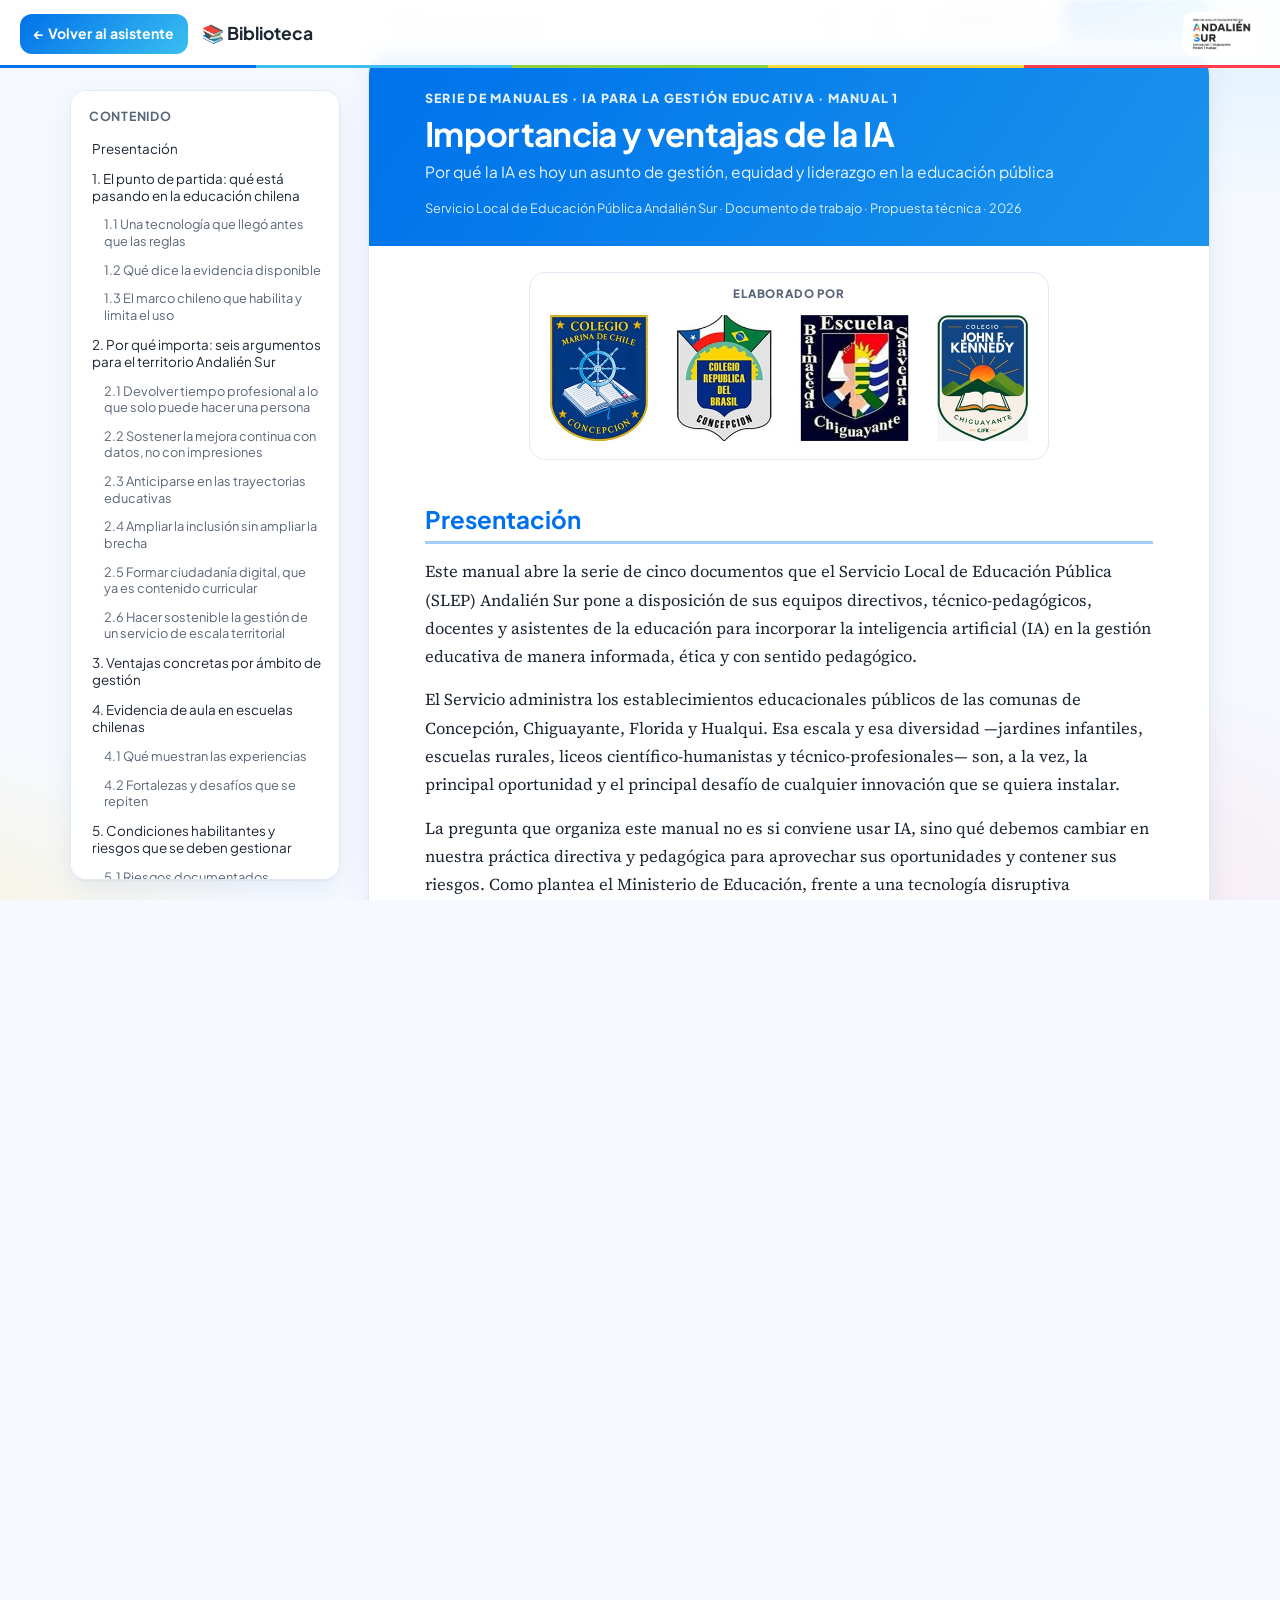
<file: manuales.html>
<!DOCTYPE html>
<html lang="es" data-theme="light">
<head>
  <meta charset="UTF-8">
  <meta name="viewport" content="width=device-width, initial-scale=1.0, viewport-fit=cover">
  <title>Biblioteca de manuales · SLEP Andalién Sur</title>
  <meta name="description" content="Lectura digital de la serie de manuales de Inteligencia Artificial para la Gestión Educativa del SLEP Andalién Sur.">
  <link rel="manifest" href="manifest.webmanifest">
  <meta name="theme-color" content="#0071ea">
  <link rel="icon" type="image/png" sizes="48x48" href="favicon-48.png">
  <link rel="apple-touch-icon" href="apple-touch-icon.png">
  <link rel="preconnect" href="https://fonts.googleapis.com">
  <link rel="preconnect" href="https://fonts.gstatic.com" crossorigin>
  <link href="https://fonts.googleapis.com/css2?family=Plus+Jakarta+Sans:wght@400;500;600;700;800&family=Source+Serif+4:opsz,wght@8..60,400;8..60,600&display=swap" rel="stylesheet">
  <link rel="stylesheet" href="estilos.css">
  <style>
    body { overflow-y: auto; }
    .bib { max-width: 1180px; margin: 0 auto; padding: 0 20px 60px; }
    .bib-top {
      position: sticky; top: 0; z-index: 10; display: flex; align-items: center; gap: 14px; flex-wrap: wrap;
      padding: 12px 20px; background: color-mix(in srgb, var(--panel) 92%, transparent); backdrop-filter: blur(10px);
    }
    .bib-top::after { content: ""; position: absolute; left: 0; right: 0; bottom: 0; height: 3px; background: var(--arcoiris); }
    .bib-top img { height: 44px; background: #fff; border-radius: 10px; padding: 3px 6px; }
    .bib-top h1 { margin: 0; font-size: 1.1rem; flex: 1; min-width: 160px; }
    .volver {
      display: inline-flex; align-items: center; gap: 8px; text-decoration: none; font-weight: 700; font-size: .88rem;
      color: #fff; background: linear-gradient(135deg, #0071ea, #3abff0); padding: 9px 14px; border-radius: 12px;
    }
    .estante { display: grid; grid-template-columns: repeat(auto-fill, minmax(200px, 1fr)); gap: 14px; margin: 24px 0; }
    .libro {
      --c: var(--azul); position: relative; overflow: hidden; text-align: left; cursor: pointer;
      background: var(--panel); border: 2px solid var(--borde); border-radius: 18px; padding: 18px 16px 16px;
      box-shadow: var(--sombra); color: var(--texto); transition: transform .14s, border-color .14s;
    }
    .libro::before { content: ""; position: absolute; inset: 0 0 auto 0; height: 7px; background: var(--c); }
    .libro:hover { transform: translateY(-3px); border-color: var(--c); }
    .libro.activo { border-color: var(--c); background: color-mix(in srgb, var(--c) 9%, var(--panel)); }
    .libro .num { font-size: .72rem; font-weight: 800; letter-spacing: .08em; color: var(--c); text-transform: uppercase; }
    .libro strong { display: block; font-size: 1rem; margin: 4px 0; line-height: 1.25; }
    .libro span.sub { font-size: .8rem; color: var(--texto-2); line-height: 1.35; display: block; }
    .lector { display: grid; grid-template-columns: 270px minmax(0, 1fr); gap: 28px; align-items: start; }
    .lector > * { min-width: 0; }
    .contenido { overflow-wrap: break-word; }
    .indice {
      position: sticky; top: 90px; max-height: calc(100vh - 110px); overflow-y: auto;
      background: var(--panel); border: 1px solid var(--borde); border-radius: 16px; padding: 14px 10px; box-shadow: var(--sombra);
    }
    .indice h2 { font-size: .78rem; text-transform: uppercase; letter-spacing: .06em; color: var(--texto-2); margin: 2px 8px 8px; }
    .indice a { display: block; text-decoration: none; color: var(--texto); font-size: .84rem; line-height: 1.3; padding: 6px 8px; border-radius: 8px; border-left: 3px solid transparent; }
    .indice a.n3 { padding-left: 20px; font-size: .8rem; color: var(--texto-2); }
    .indice a:hover, .indice a.actual { background: var(--azul-suave); color: var(--azul); border-left-color: var(--c, var(--azul)); }
    .herr { display: flex; flex-wrap: wrap; gap: 8px; align-items: center; margin-bottom: 14px; }
    .herr .btn {
      border: 1.5px solid var(--borde); background: var(--panel); color: var(--texto); border-radius: 11px;
      padding: 8px 13px; font-size: .84rem; font-weight: 600; text-decoration: none; display: inline-flex; gap: 6px; align-items: center;
    }
    .herr .btn:hover { border-color: var(--slep-celeste); color: var(--azul); }
    .herr .btn.primario { background: linear-gradient(135deg, #0071ea, #3abff0); color: #fff; border: 0; }
    .buscar { flex: 1; min-width: 180px; border: 1.5px solid var(--borde); background: var(--panel); color: var(--texto); border-radius: 11px; padding: 8px 12px; font: inherit; font-size: .88rem; }
    .buscar:focus { outline: none; border-color: var(--slep-celeste); }
    .hoja {
      --tam: 1.04rem; background: var(--panel); border: 1px solid var(--borde); border-radius: 20px; box-shadow: var(--sombra);
      padding: 0 clamp(18px, 5vw, 56px) 40px; overflow: hidden;
    }
    .portada { margin: 0 calc(-1 * clamp(18px, 5vw, 56px)) 26px; padding: 34px clamp(18px, 5vw, 56px) 28px; color: #fff; background: linear-gradient(125deg, var(--c), color-mix(in srgb, var(--c) 55%, #3abff0)); }
    .portada .num { font-weight: 800; letter-spacing: .1em; font-size: .78rem; opacity: .9; }
    .portada h2 { margin: 6px 0 8px; font-size: clamp(1.4rem, 3.4vw, 2.1rem); line-height: 1.15; letter-spacing: -.02em; }
    .portada p { margin: 0; opacity: .92; }
    .portada .meta { margin-top: 14px; font-size: .8rem; opacity: .85; }
    .elaborado-por { margin: 0 auto 28px; max-width: 520px; text-align: center; background: #fff; border: 1px solid var(--borde); border-radius: 16px; padding: 12px 16px 14px; }
    .elaborado-por figcaption { font-size: .72rem; font-weight: 800; letter-spacing: .07em; text-transform: uppercase; color: #5a6678; margin-bottom: 8px; }
    .elaborado-por img { width: 100%; height: auto; display: block; }
    .contenido { font-family: "Source Serif 4", Georgia, serif; font-size: var(--tam); line-height: 1.7; color: var(--texto); }
    .contenido h2, .contenido h3, .contenido h4 { font-family: "Plus Jakarta Sans", system-ui, sans-serif; line-height: 1.25; scroll-margin-top: 96px; }
    .contenido h2 { font-size: 1.45em; margin: 1.8em 0 .6em; padding-bottom: .3em; border-bottom: 3px solid color-mix(in srgb, var(--c) 35%, transparent); color: var(--c); }
    .contenido h3 { font-size: 1.15em; margin: 1.5em 0 .5em; }
    .contenido h4 { font-size: 1em; margin: 1.2em 0 .4em; }
    .contenido p { margin: 0 0 .9em; }
    .contenido ul { padding-left: 1.4em; margin: 0 0 1em; }
    .contenido li { margin: .3em 0; }
    .contenido li::marker { color: var(--c); }
    .contenido a { color: var(--azul); word-break: break-word; }
    .contenido .caja {
      font-family: "Plus Jakarta Sans", system-ui, sans-serif; font-size: .92em; line-height: 1.6;
      background: color-mix(in srgb, var(--c) 7%, var(--panel)); border-left: 5px solid var(--c);
      border-radius: 14px; padding: 14px 18px; margin: 1.1em 0;
    }
    .contenido .caja p:last-child, .contenido .caja ul:last-child { margin-bottom: 0; }
    .contenido .tabla-wrap { overflow-x: auto; margin: 1em 0 1.3em; border: 1px solid var(--borde); border-radius: 12px; }
    .contenido table { border-collapse: collapse; width: 100%; font-family: "Plus Jakarta Sans", system-ui, sans-serif; font-size: .84em; line-height: 1.45; }
    .contenido th, .contenido td { padding: 9px 12px; border-bottom: 1px solid var(--borde); text-align: left; vertical-align: top; min-width: 110px; }
    .contenido th { background: color-mix(in srgb, var(--c) 14%, var(--panel)); }
    .contenido tr:nth-child(even) td { background: var(--panel-2); }
    mark { background: var(--slep-amarillo); color: #1d2633; border-radius: 3px; padding: 0 2px; }
    .resultado { font-size: .82rem; color: var(--texto-2); }
    /* Pestañas: Manuales del SLEP | Documentos oficiales */
    .pestanas { display: flex; gap: 10px; margin: 22px 0 4px; flex-wrap: wrap; }
    .pestanas button {
      flex: 1; min-width: 200px; border: 2px solid var(--borde); background: var(--panel); color: var(--texto);
      border-radius: 16px; padding: 14px 18px; font: inherit; font-weight: 800; font-size: 1rem; cursor: pointer; text-align: left;
      box-shadow: var(--sombra); transition: border-color .15s, transform .12s;
    }
    .pestanas button small { display: block; font-weight: 500; font-size: .8rem; color: var(--texto-2); margin-top: 2px; }
    .pestanas button:hover { transform: translateY(-2px); }
    .pestanas button.activa { border-color: var(--c, var(--azul)); background: color-mix(in srgb, var(--c, var(--azul)) 9%, var(--panel)); }
    .docs-intro { color: var(--texto-2); margin: 16px 0 12px; }
    .docs-herr { display: flex; flex-wrap: wrap; gap: 8px; align-items: center; margin-bottom: 16px; }
    .filtro { border: 1.5px solid var(--borde); background: var(--panel); color: var(--texto); border-radius: 999px; padding: 7px 13px; font: inherit; font-size: .82rem; font-weight: 600; cursor: pointer; }
    .filtro.activo { background: var(--c, var(--azul)); border-color: var(--c, var(--azul)); color: #fff; }
    .grupo-doc h2 { display: flex; align-items: center; gap: 10px; font-size: 1.15rem; margin: 26px 0 10px; }
    .grupo-doc h2 .punto { width: 12px; height: 12px; border-radius: 4px; background: var(--c); }
    .doc-grid { display: grid; grid-template-columns: repeat(auto-fill, minmax(min(100%, 330px), 1fr)); gap: 14px; }
    .doc {
      --c: var(--azul); display: flex; flex-direction: column; background: var(--panel); border: 1px solid var(--borde);
      border-top: 5px solid var(--c); border-radius: 16px; padding: 16px 18px; box-shadow: var(--sombra); scroll-margin-top: 90px;
    }
    .doc.destacado { box-shadow: 0 0 0 3px var(--slep-amarillo), var(--sombra); }
    .doc small { font-size: .72rem; font-weight: 800; letter-spacing: .05em; text-transform: uppercase; color: var(--c); }
    .doc h3 { margin: 4px 0 8px; font-size: 1rem; line-height: 1.3; }
    .doc ul { margin: 0 0 12px; padding-left: 18px; font-size: .86rem; color: var(--texto); line-height: 1.5; }
    .doc li { margin: 3px 0; }
    .doc .acciones-doc { display: flex; flex-wrap: wrap; gap: 8px; margin-top: auto; }
    .doc .acciones-doc a { text-decoration: none; font-size: .82rem; font-weight: 700; border-radius: 10px; padding: 8px 12px; border: 1.5px solid var(--borde); color: var(--texto); background: var(--panel); }
    .doc .acciones-doc a.principal { background: linear-gradient(135deg, #0071ea, #3abff0); color: #fff; border: 0; }
    .doc .acciones-doc a:hover { border-color: var(--slep-celeste); }
    .sin-docs { color: var(--texto-2); text-align: center; padding: 30px; }
    .indice-movil { display: none; margin-bottom: 14px; }
    .indice-movil summary { cursor: pointer; font-weight: 700; padding: 12px 14px; background: var(--panel); border: 1px solid var(--borde); border-radius: 12px; }
    .arriba { position: fixed; right: 18px; bottom: 18px; width: 46px; height: 46px; border-radius: 50%; border: 0; color: #fff; background: linear-gradient(135deg, #0071ea, #3abff0); box-shadow: var(--sombra); font-size: 1.2rem; display: none; }
    @media (max-width: 900px) {
      .lector { grid-template-columns: minmax(0, 1fr); }
      .indice { display: none; }
      .indice-movil { display: block; }
      .indice-movil .indice { display: block; position: static; max-height: 50vh; margin-top: 8px; }
      .bib { padding: 0 14px 50px; }
      .estante { grid-template-columns: repeat(2, minmax(0, 1fr)); gap: 10px; margin: 16px 0; }
      .libro { padding: 14px 12px 12px; }
      .libro strong { font-size: .9rem; }
      .libro span.sub { display: none; }
      .bib-top { padding: 10px 14px; }
      .bib-top img { display: none; }
    }
    @media print {
      .bib-top, .pestanas, .estante, .indice, .indice-movil, .herr, #tabDocs, .arriba { display: none !important; }
      body { background: #fff; }
      .lector { display: block; }
      .hoja { box-shadow: none; border: 0; padding: 0; }
      .portada { -webkit-print-color-adjust: exact; print-color-adjust: exact; }
    }
  </style>
</head>
<body>
  <header class="bib-top">
    <a class="volver" href="./">← Volver al asistente</a>
    <h1>📚 Biblioteca</h1>
    <img src="logo-slep.png" alt="SLEP Andalién Sur">
  </header>

  <div class="bib">
    <nav class="pestanas" aria-label="Secciones de la biblioteca">
      <button type="button" id="pManuales" data-tab="manuales" style="--c:#0071ea">📘 Manuales del SLEP<small>Serie «IA para la gestión educativa» (5 manuales)</small></button>
      <button type="button" id="pDocs" data-tab="docs" style="--c:#9b59d0">🏛️ Documentos oficiales<small>Ley 21.719, MINEDUC, CPEIP, currículum, convivencia y más</small></button>
    </nav>

    <div id="tabManuales">
    <section class="estante" id="estante" aria-label="Manuales"></section>

    <section class="lector" id="lector">
      <aside class="indice" id="indice" aria-label="Índice del manual"></aside>
      <article>
        <details class="indice-movil" id="indiceMovil"><summary>☰ Índice del manual</summary><div class="indice" id="indiceM"></div></details>
        <div class="herr">
          <input type="search" class="buscar" id="buscar" placeholder="🔍 Buscar en este manual…" aria-label="Buscar en este manual">
          <span class="resultado" id="resultado"></span>
          <button class="btn" id="menos" title="Letra más pequeña" aria-label="Letra más pequeña">A−</button>
          <button class="btn" id="mas" title="Letra más grande" aria-label="Letra más grande">A+</button>
          <button class="btn" id="imprimir">🖨️ Imprimir / PDF</button>
          <a class="btn primario" id="descargar" download>⬇ Descargar Word</a>
        </div>
        <div class="hoja" id="hoja"></div>
      </article>
    </section>

    </div>

    <section id="tabDocs" hidden aria-label="Documentos oficiales">
      <p class="docs-intro">Normativa y documentos oficiales que respaldan los manuales y el uso de IA en la educación pública. Cada ficha resume lo esencial, enlaza a la <strong>fuente oficial</strong> y, cuando es posible, permite descargar el documento.</p>
      <div class="docs-herr">
        <input type="search" class="buscar" id="buscarDoc" placeholder="🔍 Buscar documento (ej.: datos personales, MBE, convivencia)…" aria-label="Buscar documento">
      </div>
      <div class="docs-herr" id="filtrosDoc"></div>
      <div id="listaDocs"></div>
    </section>
    <p class="credito" style="margin:28px auto 18px">Creado por Leandro Bascuñán Valdebenito</p>
  </div>
  <button class="arriba" id="arriba" aria-label="Volver arriba">↑</button>

  <script src="config.js"></script>
  <script src="manuales.js"></script>
  <script src="documentos.js"></script>
  <script>
  (function () {
    "use strict";
    try { if (localStorage.getItem("slep-ia-tema") === "dark") document.documentElement.setAttribute("data-theme", "dark"); } catch (e) {}
    const $ = (s) => document.querySelector(s);
    const esc = (t) => String(t).replace(/[&<>"]/g, (c) => ({ "&": "&amp;", "<": "&lt;", ">": "&gt;", '"': "&quot;" }[c]));
    const CARPETA_DOCX = "";   // carpeta donde están los .docx
    let actual = null, tam = 1.04, original = "";
    try { tam = parseFloat(localStorage.getItem("slep-ia-letra")) || 1.04; } catch (e) {}

    $("#estante").innerHTML = MANUALES.map((m) =>
      `<button class="libro" style="--c:${m.color}" data-n="${m.n}"><span class="num">Manual ${m.n}</span><strong>${esc(m.titulo)}</strong><span class="sub">${esc(m.sub)}</span></button>`).join("");

    function abrir(n, seccion) {
      const m = MANUALES.find((x) => x.n === n) || MANUALES[0];
      actual = m;
      document.querySelectorAll(".libro").forEach((b) => b.classList.toggle("activo", +b.dataset.n === m.n));
      const toc = `<h2>Contenido</h2>` + m.toc.map((t) => `<a class="n${t.n}" href="#m${m.n}/${t.id}" data-id="${t.id}">${esc(t.t)}</a>`).join("");
      $("#indice").innerHTML = toc; $("#indiceM").innerHTML = toc;
      $("#indice").style.setProperty("--c", m.color);
      const i = m.html.indexOf("<h2");
      original = i > 0 ? m.html.slice(i) : m.html;
      $("#hoja").style.setProperty("--c", m.color);
      $("#hoja").style.setProperty("--tam", tam + "rem");
      $("#hoja").innerHTML =
        `<header class="portada" style="--c:${m.color}"><div class="num">SERIE DE MANUALES · IA PARA LA GESTIÓN EDUCATIVA · MANUAL ${m.n}</div>
         <h2>${esc(m.titulo)}</h2><p>${esc(m.sub)}</p>
         <div class="meta">Servicio Local de Educación Pública Andalién Sur · Documento de trabajo · Propuesta técnica · 2026</div></header>
         <figure class="elaborado-por"><figcaption>Elaborado por</figcaption><img src="logos-establecimientos.jpg" alt="Colegio Marina de Chile, Colegio República del Brasil, Escuela Balmaceda Saavedra y Colegio John F. Kennedy"></figure>
         <div class="contenido" id="contenido">${original}</div>`;
      $("#descargar").href = CARPETA_DOCX + m.docx;
      $("#descargar").setAttribute("download", m.docx);
      $("#buscar").value = ""; $("#resultado").textContent = "";
      document.title = `Manual ${m.n}: ${m.titulo} · SLEP Andalién Sur`;
      if (seccion) { const h = document.getElementById(seccion); if (h) { h.scrollIntoView(); return; } }
      $("#lector").scrollIntoView({ behavior: "smooth" });
    }

    /* ---------- Pestañas ---------- */
    function mostrarTab(t) {
      const docs = t === "docs";
      $("#tabManuales").hidden = docs; $("#tabDocs").hidden = !docs;
      $("#pManuales").classList.toggle("activa", !docs); $("#pDocs").classList.toggle("activa", docs);
      if (docs) document.title = "Documentos oficiales · Biblioteca SLEP Andalién Sur";
    }
    $("#pManuales").addEventListener("click", () => { location.hash = "m" + (actual ? actual.n : 1); });
    $("#pDocs").addEventListener("click", () => { location.hash = "docs"; });

    /* ---------- Documentos oficiales ---------- */
    const norm = (t) => String(t).toLowerCase().normalize("NFD").replace(/[̀-ͯ]/g, "");
    const negrita = (t) => esc(t).replace(/\*\*([^*]+)\*\*/g, "<strong>$1</strong>");
    let filtroCat = "";
    function pintarFiltros() {
      $("#filtrosDoc").innerHTML = `<button class="filtro ${filtroCat ? "" : "activo"}" data-cat="">Todos (${DOCUMENTOS.length})</button>` +
        Object.keys(CATEGORIAS_DOC).map((c) => { const C = CATEGORIAS_DOC[c]; const n = DOCUMENTOS.filter((d) => d.cat === c).length;
          return n ? `<button class="filtro ${filtroCat === c ? "activo" : ""}" data-cat="${c}" style="--c:${C.color}">${C.emoji} ${esc(C.nombre)} (${n})</button>` : ""; }).join("");
    }
    pintarFiltros();

    /* Documentos agregados, editados o eliminados desde el panel de configuración */
    const DOCUMENTOS_BASE = DOCUMENTOS.slice();
    function aplicarPanel(items) {
      if (!Array.isArray(items)) return;
      DOCUMENTOS.splice(0, DOCUMENTOS.length, ...DOCUMENTOS_BASE);
      items.filter((it) => it.tipo === "documento").forEach((it) => {
        const k = DOCUMENTOS.findIndex((d) => d.id === it.id);
        if (it.eliminado) { if (k >= 0) DOCUMENTOS.splice(k, 1); return; }
        const enlaces = String(it.enlaces || "").split("\n").map((l) => l.split("|").map((x) => x.trim()))
          .filter((x) => /^https?:\/\//.test(x[1] || x[0] || "")).map((x) => (x.length > 1 ? { t: x[0], url: x[1] } : { t: "Enlace", url: x[0] }));
        const base = k >= 0 ? DOCUMENTOS[k] : {};
        const doc = Object.assign({}, base, {
          id: it.id, cat: CATEGORIAS_DOC[it.categoria] ? it.categoria : (base.cat || "servicio"), titulo: it.titulo,
          org: it.organismo || base.org || "SLEP Andalién Sur", anio: it.anio || base.anio || "",
          resumen: it.texto || base.resumen || "", url: enlaces.length ? enlaces[0].url : (base.url || ""), extras: enlaces.slice(1)
        });
        if (k >= 0) DOCUMENTOS.splice(k, 1, doc); else DOCUMENTOS.push(doc);
      });
      pintarFiltros(); if (!$("#tabDocs").hidden) pintarDocs();
    }
    try { aplicarPanel(JSON.parse(localStorage.getItem("slep-ia-contenido") || "null")); } catch (e) {}
    if (typeof CONFIG !== "undefined" && CONFIG.API) {
      fetch(CONFIG.API + "?accion=contenido").then((r) => r.json()).then((d) => {
        if (d.ok) { aplicarPanel(d.items); try { localStorage.setItem("slep-ia-contenido", JSON.stringify(d.items)); } catch (e) {} }
      }).catch(() => {});
    }

    function tarjetaDoc(d) {
      const C = CATEGORIAS_DOC[d.cat] || CATEGORIAS_DOC.servicio;
      const web = /^https?:\/\//.test(d.url);
      const acciones = [];
      if (web) acciones.push(`<a class="principal" href="${esc(d.url)}" target="_blank" rel="noopener">Abrir en sitio oficial ↗</a>`);
      if (d.pdf) acciones.push(`<a class="${web ? "" : "principal"}" href="${esc(d.pdf)}" target="_blank" rel="noopener">👁 Leer en línea</a>`, `<a href="${esc(d.pdf)}" download>⬇ Descargar PDF</a>`);
      if (d.pdfOficial && d.pdfOficial !== d.url) acciones.push(`<a href="${esc(d.pdfOficial)}" target="_blank" rel="noopener">📄 PDF oficial ↗</a>`);
      (d.extras || []).forEach((x) => acciones.push(`<a href="${esc(x.url)}" target="_blank" rel="noopener">🔗 ${esc(x.t)} ↗</a>`));
      const puntos = String(d.resumen).split("\n").filter((l) => l.trim()).map((l) => `<li>${negrita(l.replace(/^-\s*/, ""))}</li>`).join("");
      return `<article class="doc" id="doc-${esc(d.id)}" style="--c:${C.color}">
        <small>${esc(d.org)}${d.anio ? " · " + esc(d.anio) : ""}</small><h3>${esc(d.titulo)}</h3><ul>${puntos}</ul>
        <div class="acciones-doc">${acciones.join("")}</div></article>`;
    }
    function pintarDocs() {
      const q = norm($("#buscarDoc").value.trim());
      const vis = DOCUMENTOS.filter((d) => (!filtroCat || d.cat === filtroCat) && (!q || norm(d.titulo + " " + d.org + " " + d.resumen).includes(q)));
      const html = Object.keys(CATEGORIAS_DOC).map((c) => {
        const ds = vis.filter((d) => (CATEGORIAS_DOC[d.cat] ? d.cat : "servicio") === c); if (!ds.length) return "";
        const C = CATEGORIAS_DOC[c];
        return `<section class="grupo-doc" style="--c:${C.color}"><h2><span class="punto"></span>${C.emoji} ${esc(C.nombre)}</h2><div class="doc-grid">${ds.map(tarjetaDoc).join("")}</div></section>`;
      }).join("");
      $("#listaDocs").innerHTML = html || `<p class="sin-docs">No encontré documentos con ese criterio.</p>`;
    }
    $("#filtrosDoc").addEventListener("click", (e) => {
      const b = e.target.closest(".filtro"); if (!b) return;
      filtroCat = b.dataset.cat;
      document.querySelectorAll("#filtrosDoc .filtro").forEach((x) => x.classList.toggle("activo", x === b));
      pintarDocs();
    });
    $("#buscarDoc").addEventListener("input", pintarDocs);

    function desdeHash() {
      const h = location.hash;
      if (h === "#docs" || h.startsWith("#doc-")) {
        mostrarTab("docs"); pintarDocs();
        if (h.startsWith("#doc-")) { const tarjeta = document.getElementById(h.slice(1)); if (tarjeta) { tarjeta.classList.add("destacado"); tarjeta.scrollIntoView({ block: "center" }); } }
        else scrollTo(0, 0);
        return;
      }
      mostrarTab("manuales");
      const m = location.hash.match(/^#m(\d)(?:\/(.+))?$/);
      const n = m ? +m[1] : 1;
      if (!actual || actual.n !== n) abrir(n, m && m[2] ? decodeURIComponent(m[2]) : null);
      else if (m && m[2]) { const h = document.getElementById(decodeURIComponent(m[2])); if (h) h.scrollIntoView({ behavior: "smooth" }); }
    }

    $("#estante").addEventListener("click", (e) => {
      const b = e.target.closest(".libro"); if (!b) return;
      if (location.hash === "#m" + b.dataset.n) abrir(+b.dataset.n); else location.hash = "m" + b.dataset.n;
    });
    document.addEventListener("click", (e) => {
      const a = e.target.closest(".indice a"); if (!a) return;
      $("#indiceMovil").open = false;
    });
    window.addEventListener("hashchange", desdeHash);

    // Búsqueda dentro del manual
    let temp;
    $("#buscar").addEventListener("input", (e) => {
      clearTimeout(temp);
      temp = setTimeout(() => {
        const q = e.target.value.trim();
        const cont = $("#contenido");
        cont.innerHTML = original;
        if (q.length < 3) { $("#resultado").textContent = ""; return; }
        const re = new RegExp("(" + q.replace(/[.*+?^${}()|[\]\\]/g, "\\$&") + ")", "gi");
        let total = 0;
        const recorrer = (nodo) => {
          if (nodo.nodeType === 3) {
            if (!re.test(nodo.data)) return; re.lastIndex = 0;
            const span = document.createElement("span");
            span.innerHTML = esc(nodo.data).replace(re, "<mark>$1</mark>");
            nodo.replaceWith(span);
          } else if (nodo.nodeType === 1 && !/^(SCRIPT|STYLE|MARK)$/.test(nodo.tagName)) {
            [...nodo.childNodes].forEach(recorrer);
          }
        };
        recorrer(cont);
        observarTitulos();
        total = cont.querySelectorAll("mark").length;
        $("#resultado").textContent = total ? `${total} coincidencia${total > 1 ? "s" : ""}` : "Sin resultados";
        const primero = cont.querySelector("mark"); if (primero) primero.scrollIntoView({ behavior: "smooth", block: "center" });
      }, 300);
    });

    function letra(d) {
      tam = Math.min(1.5, Math.max(.85, +(tam + d).toFixed(2)));
      $("#hoja").style.setProperty("--tam", tam + "rem");
      try { localStorage.setItem("slep-ia-letra", tam); } catch (e) {}
    }
    $("#mas").addEventListener("click", () => letra(.08));
    $("#menos").addEventListener("click", () => letra(-.08));
    $("#imprimir").addEventListener("click", () => window.print());

    // Índice: marca la sección visible
    const obs = "IntersectionObserver" in window ? new IntersectionObserver((ents) => {
      ents.forEach((en) => {
        if (!en.isIntersecting) return;
        document.querySelectorAll(".indice a").forEach((a) => a.classList.toggle("actual", a.dataset.id === en.target.id));
      });
    }, { rootMargin: "-90px 0px -70% 0px" }) : null;
    const observarTitulos = () => { if (obs) { obs.disconnect(); document.querySelectorAll("#contenido h2, #contenido h3").forEach((h) => obs.observe(h)); } };
    new MutationObserver(observarTitulos).observe($("#hoja"), { childList: true });

    window.addEventListener("scroll", () => { $("#arriba").style.display = scrollY > 600 ? "block" : "none"; });
    $("#arriba").addEventListener("click", () => scrollTo({ top: 0, behavior: "smooth" }));

    if (!location.hash.startsWith("#doc-")) scrollTo(0, 0);
    desdeHash();
  })();
  </script>
</body>
</html>
</file>
<file: estilos.css>
/* =====================================================================
   Asistente IA Educativa · SLEP Andalién Sur
   Paleta tomada del logo institucional: azul, celeste, verde, amarillo,
   rojo y rosado.
   ===================================================================== */
[hidden] { display: none !important; }   /* "hidden" siempre oculta, aunque la clase tenga display */

:root {
  /* Paleta del logo */
  --slep-azul: #0071ea;
  --slep-celeste: #3abff0;
  --slep-verde: #90d039;
  --slep-amarillo: #f8d63c;
  --slep-rojo: #ff3c4c;
  --slep-rosa: #ff98a4;
  --slep-gris: #2b2b2b;
  --arcoiris: linear-gradient(90deg, #0071ea 0 20%, #3abff0 20% 40%, #90d039 40% 60%, #f8d63c 60% 80%, #ff3c4c 80% 100%);

  /* Tema claro (por defecto) */
  --azul: #0071ea;
  --azul-2: #3abff0;
  --azul-suave: #e6f2ff;
  --naranjo: #f8b400;
  --amarillo-suave: #fff8d6;
  --verde: #4fa61a;
  --verde-suave: #eef9e1;
  --rojo: #e52f3f;
  --rojo-suave: #ffe9eb;
  --rosa-suave: #fff0f2;

  --fondo: #f6f9ff;
  --panel: #ffffff;
  --panel-2: #f3f7fd;
  --texto: #1d2633;
  --texto-2: #5a6678;
  --borde: #e2e9f3;
  --sombra: 0 1px 2px rgba(0, 60, 140, .06), 0 8px 28px rgba(0, 60, 140, .08);
  --radio: 16px;
  --sidebar: 300px;
  color-scheme: light;
}

/* Tema oscuro: solo si la persona lo elige con el botón */
:root[data-theme="dark"] {
  --azul: #4da3ff; --azul-2: #5fd0f7; --azul-suave: #17304f;
  --naranjo: #f8d63c; --amarillo-suave: #3a3418;
  --verde: #9ed957; --verde-suave: #233419;
  --rojo: #ff6b77; --rojo-suave: #3c1d22; --rosa-suave: #3a2228;
  --fondo: #111a2b; --panel: #18243a; --panel-2: #1e2c45;
  --texto: #eef3fa; --texto-2: #a9b6c9; --borde: #2a3b58;
  --sombra: 0 1px 2px rgba(0,0,0,.3), 0 8px 28px rgba(0,0,0,.25);
  color-scheme: dark;
}

* { box-sizing: border-box; }
html, body { height: 100%; margin: 0; }
body {
  font-family: "Plus Jakarta Sans", system-ui, -apple-system, "Segoe UI", Roboto, sans-serif;
  background:
    radial-gradient(900px 500px at 100% -10%, rgba(58, 191, 240, .18), transparent 60%),
    radial-gradient(700px 450px at -10% 110%, rgba(248, 214, 60, .20), transparent 60%),
    radial-gradient(600px 400px at 85% 100%, rgba(255, 152, 164, .16), transparent 60%),
    var(--fondo);
  color: var(--texto);
  font-size: 15.5px;
  line-height: 1.55;
  -webkit-font-smoothing: antialiased;
}
:root[data-theme="dark"] body {
  background:
    radial-gradient(900px 500px at 100% -10%, rgba(58, 191, 240, .14), transparent 60%),
    radial-gradient(700px 450px at -10% 110%, rgba(144, 208, 57, .10), transparent 60%),
    var(--fondo);
}
button { font: inherit; cursor: pointer; }
.sr-only { position: absolute; width: 1px; height: 1px; overflow: hidden; clip: rect(0 0 0 0); }
:focus-visible { outline: 3px solid var(--slep-amarillo); outline-offset: 2px; border-radius: 8px; }

.app { display: flex; height: 100vh; height: 100dvh; }

/* ------------------------------- Sidebar ------------------------------- */
.sidebar {
  position: relative; width: var(--sidebar); flex-shrink: 0;
  background: var(--panel); border-right: 1px solid var(--borde);
  display: flex; flex-direction: column; gap: 12px;
  padding: 22px 14px 16px; overflow: hidden;
}
.franja { position: absolute; top: 0; left: 0; right: 0; height: 6px; background: var(--arcoiris); }
.brand { display: flex; align-items: center; gap: 10px; padding: 2px 4px 6px; }
.brand-logo {
  width: 100%; max-width: 220px; height: auto; display: block;
  background: #fff; border-radius: 12px; padding: 6px 8px;
}
:root[data-theme="dark"] .brand-logo { box-shadow: 0 0 0 1px var(--borde); }
.brand .icon-btn { margin-left: auto; }

.btn-nueva, .btn-wizard, .btn-instalar {
  display: flex; align-items: center; gap: 10px; width: 100%;
  border-radius: 14px; padding: 12px 14px; font-weight: 700; font-size: .92rem;
  transition: transform .12s, box-shadow .15s, filter .15s;
}
.btn-nueva {
  background: linear-gradient(135deg, #0071ea, #3abff0); color: #fff; border: 0;
  box-shadow: 0 6px 18px rgba(0, 113, 234, .32);
}
.btn-wizard {
  background: linear-gradient(135deg, #f8d63c, #ffb340); color: #3a2a00; border: 0;
  box-shadow: 0 6px 18px rgba(248, 180, 0, .28);
}
.btn-instalar {
  background: linear-gradient(135deg, #90d039, #4fb84a); color: #fff; border: 0;
  box-shadow: 0 6px 18px rgba(79, 166, 26, .28);
}
.btn-nueva:hover, .btn-wizard:hover, .btn-instalar:hover { transform: translateY(-1px); filter: brightness(1.05); }

.btn-biblioteca {
  display: flex; align-items: center; gap: 10px; width: 100%; text-decoration: none;
  border-radius: 14px; padding: 11px 14px; font-weight: 700; font-size: .9rem;
  background: var(--azul-suave); color: var(--azul); border: 1.5px solid color-mix(in srgb, var(--slep-celeste) 45%, transparent);
  transition: transform .12s, background .15s;
}
.btn-biblioteca:hover { transform: translateY(-1px); background: color-mix(in srgb, var(--slep-celeste) 22%, var(--panel)); }
.perfil {
  display: flex; align-items: center; gap: 10px; width: 100%; text-align: left;
  border: 1.5px dashed color-mix(in srgb, var(--slep-rosa) 70%, transparent); background: var(--rosa-suave);
  color: var(--texto); border-radius: 14px; padding: 9px 12px;
}
.perfil:hover { border-style: solid; }
.perfil-ico { font-size: 1.2rem; }
.perfil strong { display: block; font-size: .86rem; line-height: 1.3; }
.perfil small { display: block; font-size: .74rem; color: var(--texto-2); }
.ver-prompt { margin-top: 12px; border: 1px dashed var(--borde); border-radius: 12px; padding: 8px 12px; }
.ver-prompt summary { cursor: pointer; font-size: .82rem; font-weight: 700; color: var(--texto-2); }
.ayuda-chat { font-size: .82rem; color: var(--texto-2); margin-top: 10px !important; }
.burbuja a { color: var(--azul); font-weight: 600; text-decoration-thickness: 1.5px; text-underline-offset: 2px; word-break: break-word; }
.burbuja a.ref-oficial::after { content: " ↗"; font-size: .8em; }   /* abre la fuente oficial en otra pestaña */

.temas { flex: 1; overflow-y: auto; margin: 4px -6px 0; padding: 0 6px; }
.temas details { border-radius: 12px; margin-bottom: 4px; }
.temas summary {
  list-style: none; cursor: pointer; padding: 9px 10px; border-radius: 12px;
  font-size: .78rem; font-weight: 800; color: var(--texto-2); text-transform: uppercase; letter-spacing: .04em;
  display: flex; align-items: center; gap: 10px;
}
.temas summary::-webkit-details-marker { display: none; }
.temas summary::after { content: "›"; margin-left: auto; font-size: 1.15rem; transition: transform .15s; }
.temas details[open] summary::after { transform: rotate(90deg); }
.temas summary:hover { background: var(--panel-2); }
.temas .dot { width: 12px; height: 12px; border-radius: 4px; flex-shrink: 0; }
.temas button.tema {
  display: block; width: 100%; text-align: left; border: 0; background: transparent; color: var(--texto);
  padding: 7px 10px 7px 32px; border-radius: 10px; font-size: .88rem; line-height: 1.35;
  border-left: 3px solid transparent;
}
.temas button.tema:hover { background: var(--azul-suave); color: var(--azul); border-left-color: var(--c, var(--azul)); }

.modo {
  font-size: .78rem; color: var(--texto-2); background: var(--amarillo-suave);
  border-radius: 12px; padding: 10px 12px; display: flex; gap: 10px; align-items: flex-start;
}
.modo.ia { background: var(--verde-suave); }
.modo .luz { width: 9px; height: 9px; border-radius: 50%; margin-top: 5px; flex-shrink: 0; background: #f8b400; box-shadow: 0 0 0 4px rgba(248, 180, 0, .25); }
.modo.ia .luz { background: var(--slep-verde); box-shadow: 0 0 0 4px rgba(144, 208, 57, .3); }
.modo strong { color: var(--texto); display: block; font-size: .82rem; }

/* ------------------------------- Main ------------------------------- */
.main { flex: 1; display: flex; flex-direction: column; min-width: 0; }
.topbar {
  position: relative; display: flex; align-items: center; gap: 12px; padding: 12px 24px;
  background: color-mix(in srgb, var(--panel) 88%, transparent); backdrop-filter: blur(10px);
}
.topbar::after { content: ""; position: absolute; left: 0; right: 0; bottom: 0; height: 3px; background: var(--arcoiris); opacity: .9; }
.topbar-icono { width: 40px; height: 40px; border-radius: 11px; box-shadow: 0 2px 8px rgba(0,0,0,.08); }
.topbar-title { flex: 1; min-width: 0; }
.topbar h1 { margin: 0; font-size: 1.08rem; letter-spacing: -.01em; }
.topbar p { margin: 0; font-size: .82rem; color: var(--texto-2); white-space: nowrap; overflow: hidden; text-overflow: ellipsis; }
.icon-btn {
  width: 40px; height: 40px; border-radius: 12px; border: 1px solid var(--borde);
  background: var(--panel); color: var(--texto); display: grid; place-items: center; flex-shrink: 0;
}
.icon-btn:hover { background: var(--azul-suave); color: var(--azul); }
#btnInstalarTop { background: var(--verde-suave); color: var(--verde); border-color: transparent; }
.ico-luna { display: none; }
:root[data-theme="dark"] .ico-sol { display: none; }
:root[data-theme="dark"] .ico-luna { display: block; }
.only-mobile { display: none; }

/* ------------------------------- Chat ------------------------------- */
.chat { flex: 1; overflow-y: auto; padding: 28px 24px 12px; }
.bienvenida, .mensajes { max-width: 880px; margin: 0 auto; }

.hero {
  position: relative; overflow: hidden;
  display: grid; grid-template-columns: 1fr 210px; gap: 22px; align-items: center;
  background: linear-gradient(125deg, #0071ea 0%, #1f8ff0 45%, #3abff0 100%);
  color: #fff; border-radius: 26px; padding: 30px 30px; box-shadow: 0 14px 40px rgba(0, 113, 234, .28);
}
.hero::before, .hero::after { content: ""; position: absolute; border-radius: 50%; pointer-events: none; }
.hero::before { width: 260px; height: 260px; right: -70px; top: -110px; background: rgba(248, 214, 60, .35); }
.hero::after { width: 180px; height: 180px; left: 38%; bottom: -120px; background: rgba(144, 208, 57, .35); }
.hero-texto, .hero-img-wrap { position: relative; z-index: 1; }
.pill {
  display: inline-block; font-size: .74rem; font-weight: 800; letter-spacing: .03em;
  color: #3a2a00; background: var(--slep-amarillo); padding: 5px 12px; border-radius: 999px;
}
.hero h2 { margin: 14px 0 8px; font-size: clamp(1.55rem, 3vw, 2.15rem); letter-spacing: -.02em; line-height: 1.15; }
.hero p { margin: 0; color: rgba(255,255,255,.92); }
.hero-img-wrap { background: #fff; border-radius: 20px; padding: 8px; transform: rotate(2deg); box-shadow: 0 10px 26px rgba(0, 40, 100, .25); }
.hero-img { width: 100%; display: block; border-radius: 14px; }

.sugerencias { display: grid; grid-template-columns: repeat(auto-fill, minmax(250px, 1fr)); gap: 14px; margin: 22px 0 16px; }
.sug {
  --c: var(--slep-azul);
  position: relative; overflow: hidden;
  text-align: left; background: var(--panel); border: 1px solid var(--borde); border-radius: 18px;
  padding: 16px 16px 16px 18px; color: var(--texto); box-shadow: var(--sombra);
  display: flex; gap: 14px; align-items: flex-start; transition: transform .14s, box-shadow .14s, border-color .14s;
}
.sug::before { content: ""; position: absolute; left: 0; top: 0; bottom: 0; width: 5px; background: var(--c); }
.sug:hover { transform: translateY(-3px); border-color: var(--c); box-shadow: 0 12px 30px color-mix(in srgb, var(--c) 25%, transparent); }
.sug .emoji {
  width: 44px; height: 44px; flex-shrink: 0; border-radius: 13px; display: grid; place-items: center;
  font-size: 1.35rem; line-height: 1; background: color-mix(in srgb, var(--c) 16%, var(--panel));
}
.sug strong { display: block; font-size: .93rem; margin-bottom: 2px; }
.sug span { font-size: .82rem; color: var(--texto-2); }

.aviso-datos {
  display: flex; gap: 8px; align-items: center; justify-content: center; text-align: center;
  font-size: .82rem; color: var(--texto-2); margin: 6px auto 20px; padding: 8px 14px;
  background: var(--verde-suave); border-radius: 999px; width: fit-content; max-width: 100%;
}
.aviso-datos svg { color: var(--verde); flex-shrink: 0; }

.elaborado {
  display: flex; flex-direction: column; align-items: center; gap: 8px; margin: 4px auto 26px;
  padding: 14px 18px 16px; background: #fff; border: 1px solid var(--borde); border-radius: 18px; max-width: 560px;
}
.elaborado span { font-size: .74rem; font-weight: 800; letter-spacing: .06em; text-transform: uppercase; color: #5a6678; }
.elaborado img { width: 100%; height: auto; display: block; }

/* Mensajes */
.msg { display: flex; gap: 12px; margin: 18px 0; animation: entra .25s ease-out; }
@keyframes entra { from { opacity: 0; transform: translateY(6px); } to { opacity: 1; transform: none; } }
.msg.user { justify-content: flex-end; }
.avatar {
  width: 36px; height: 36px; border-radius: 11px; flex-shrink: 0; overflow: hidden;
  background: #fff; box-shadow: 0 2px 8px rgba(0,0,0,.1);
}
.avatar img { width: 100%; height: 100%; display: block; }
.burbuja { max-width: min(700px, 100%); min-width: 0; }
.msg.user .burbuja {
  background: linear-gradient(135deg, #0071ea, #2ea6ee); color: #fff;
  padding: 11px 16px; border-radius: 20px 20px 6px 20px; white-space: pre-wrap; word-wrap: break-word;
  box-shadow: 0 6px 16px rgba(0, 113, 234, .22);
}
.msg.bot .burbuja {
  position: relative; overflow: hidden;
  background: var(--panel); border: 1px solid var(--borde); box-shadow: var(--sombra);
  padding: 18px 20px 16px; border-radius: 6px 20px 20px 20px; flex: 1;
}
.msg.bot .burbuja::before { content: ""; position: absolute; left: 0; right: 0; top: 0; height: 3px; background: var(--arcoiris); opacity: .85; }
.burbuja h3 { margin: 0 0 8px; font-size: 1.04rem; letter-spacing: -.01em; color: var(--azul); }
.burbuja h4 { margin: 14px 0 6px; font-size: .95rem; }
/* Títulos de las respuestas: ícono de color SLEP en vez de "#" */
.burbuja h4.titulo-sec { display: flex; align-items: center; gap: 9px; margin: 16px 0 7px; font-size: .98rem; }
.ico-sec { width: 20px; height: 20px; border-radius: 7px; flex-shrink: 0; position: relative;
  background: linear-gradient(135deg, var(--c), color-mix(in srgb, var(--c) 55%, #fff)); box-shadow: 0 2px 6px color-mix(in srgb, var(--c) 40%, transparent); }
.ico-sec::after { content: ""; position: absolute; inset: 6px 7px 6px 8px; background: #fff; clip-path: polygon(0 0, 100% 50%, 0 100%); }
/* PEI del establecimiento en el chat: cada parte con su botón Copiar */
.pei-bloque { position: relative; background: var(--panel-2); border: 1px solid var(--borde); border-left: 4px solid #4fa61a; border-radius: 12px;
  padding: 10px 14px; margin: 8px 0; }
.pei-bloque strong { display: block; font-size: .88rem; padding-right: 76px; }
.pei-bloque p { margin: 6px 0 0; white-space: pre-line; font-size: .9rem; }
/* ---------------- Gráficos animados (SVG propio, colores SLEP) ---------------- */
.grafico { position: relative; margin: 14px 0; padding: 14px 14px 10px; border: 1px solid var(--borde); border-radius: 18px; overflow: hidden;
  background: radial-gradient(120% 70% at 100% 0%, rgba(58, 191, 240, .10), transparent 60%), linear-gradient(180deg, var(--panel), var(--panel-2));
  box-shadow: 0 6px 22px rgba(0, 60, 140, .09); }
.grafico::before { content: ""; position: absolute; left: 0; right: 0; top: 0; height: 4px; background: var(--arcoiris); opacity: .9; }
.g-titulo { display: flex; align-items: center; gap: 11px; margin-bottom: 8px; }
.g-titulo b { display: block; font-size: .98rem; font-weight: 800; line-height: 1.25; }
.g-titulo small { display: block; font-size: .78rem; color: var(--texto-2); font-weight: 500; margin-top: 1px; }
.g-ico { width: 36px; height: 36px; border-radius: 11px; display: grid; place-items: center; font-size: 1.15rem; flex-shrink: 0;
  background: linear-gradient(135deg, #e6f2ff, #eef9e1); box-shadow: inset 0 0 0 1px rgba(0, 113, 234, .12); }
.g-tipos { display: flex; gap: 4px; justify-content: flex-end; margin: -2px 0 6px; }
.g-tipos button { border: 1px solid var(--borde); background: var(--panel); border-radius: 9px; width: 32px; height: 28px; cursor: pointer; font-size: .9rem;
  opacity: .65; transition: opacity .15s, transform .15s, border-color .15s; }
.g-tipos button:hover { opacity: 1; transform: translateY(-1px); }
.g-tipos button.activo { opacity: 1; border-color: var(--azul); box-shadow: 0 0 0 2px rgba(0, 113, 234, .15); }
.g-svg { width: 100%; height: auto; display: block; overflow: visible; }
.g-guia { stroke: var(--borde); stroke-width: 1; stroke-dasharray: 3 4; }
.g-base { stroke: var(--texto-2); stroke-width: 1.2; opacity: .5; }
.g-eje, .g-et { fill: var(--texto-2); font-size: 12px; font-family: inherit; }
.g-et { fill: var(--texto); font-weight: 600; }
.g-val { fill: var(--texto); font-size: 12px; font-weight: 800; font-family: inherit; }
/* Barras: crecen desde la base */
.g-barra { transform-box: fill-box; transform: scale(1, 0); filter: drop-shadow(0 2px 3px rgba(0, 40, 100, .18)); }
.g-barra-h { transform: scale(0, 1); }
.animado .g-barra { transform: scale(1, 1); transition: transform .9s cubic-bezier(.2, .9, .25, 1.15) var(--d, 0s); }
.g-barra:hover { filter: brightness(1.12) drop-shadow(0 3px 6px rgba(0, 40, 100, .3)); }
.g-val { opacity: 0; } .animado .g-val { opacity: 1; transition: opacity .4s ease .5s; }
/* Líneas: se dibujan de izquierda a derecha */
.g-linea { stroke-dasharray: 1; stroke-dashoffset: 1; filter: drop-shadow(0 3px 4px rgba(0, 60, 140, .22)); }
.animado .g-linea { stroke-dashoffset: 0; transition: stroke-dashoffset 1.5s ease-in-out var(--d, 0s); }
.g-area { opacity: 0; } .animado .g-area { opacity: 1; transition: opacity 1s ease .9s; }
.g-punto { opacity: 0; transform-box: fill-box; transform-origin: center; transform: scale(.2); }
.animado .g-punto { opacity: 1; transform: scale(1); transition: opacity .35s ease var(--d, 0s), transform .35s cubic-bezier(.3, 1.6, .5, 1) var(--d, 0s); }
/* Torta y dona: se completan girando */
.g-circular { display: flex; flex-wrap: wrap; align-items: center; gap: 14px 22px; }
.g-svg-circ { width: min(220px, 60vw); height: auto; flex-shrink: 0; }
.g-seg { transition: stroke-dasharray 1s cubic-bezier(.3, .8, .3, 1) var(--d, 0s); }
.g-svg-circ { filter: drop-shadow(0 6px 10px rgba(0, 60, 140, .16)); }
.g-seg:hover { stroke-width: 40; }
.g-centro { font-size: 22px; font-weight: 800; fill: var(--texto); font-family: inherit; }
.g-centro-sub { font-size: 11px; fill: var(--texto-2); font-family: inherit; }
/* Cifras destacadas: aparecen y cuentan hacia arriba */
.g-cifras { display: grid; grid-template-columns: repeat(auto-fit, minmax(130px, 1fr)); gap: 10px; }
.g-cifra { border-radius: 14px; padding: 12px 14px; border: 1px solid var(--borde); border-top: 4px solid var(--c);
  background: linear-gradient(160deg, color-mix(in srgb, var(--c) 10%, var(--panel)), var(--panel) 70%);
  opacity: 0; transform: translateY(10px) scale(.96); }
.animado .g-cifra { opacity: 1; transform: none; transition: opacity .5s ease var(--d), transform .6s cubic-bezier(.3, 1.4, .5, 1) var(--d); }
.grafico .g-cifra strong { display: block; font-size: 1.55rem; line-height: 1.15; color: var(--c); }
.g-cifra span { font-size: .78rem; color: var(--texto-2); }
.g-leyenda { display: flex; flex-wrap: wrap; gap: 6px 14px; margin-top: 8px; font-size: .8rem; color: var(--texto-2); }
.g-leyenda-v { flex-direction: column; flex: 1; min-width: 160px; }
.g-leyenda i { display: inline-block; width: 11px; height: 11px; border-radius: 3px; margin-right: 6px; vertical-align: -1px; }
.g-leyenda b { color: var(--texto); margin-left: 4px; }
.g-pie { display: flex; justify-content: space-between; align-items: center; gap: 10px; flex-wrap: wrap; margin-top: 8px; font-size: .74rem; color: var(--texto-2); }
.g-ver-datos { border: 1px solid var(--borde); background: var(--panel); color: var(--azul); border-radius: 999px; padding: 4px 11px; font: inherit; font-weight: 700; cursor: pointer; }
.g-tabla { margin-top: 8px; overflow-x: auto; }
.g-sello { color: var(--verde); font-weight: 700; }
.g-fuente a { color: var(--azul); font-weight: 700; }
.grafico-rechazado { border-left-color: var(--slep-amarillo); }
.g-desde-tabla { margin: 8px 0 4px; }

/* ---------------- Videos de YouTube (miniatura → reproductor) ---------------- */
.video-yt { margin: 12px 0; border-radius: 16px; overflow: hidden; border: 1px solid var(--borde); background: #000; max-width: 560px; box-shadow: 0 6px 18px rgba(0, 0, 0, .15); }
.yt-play { position: relative; display: block; width: 100%; aspect-ratio: 16 / 9; border: 0; padding: 0; cursor: pointer; background: #000; }
.yt-play img { width: 100%; height: 100%; object-fit: cover; display: block; transition: transform .4s ease, opacity .3s; opacity: .92; }
.yt-play:hover img { transform: scale(1.04); opacity: 1; }
.yt-icono { position: absolute; left: 50%; top: 50%; width: 68px; height: 48px; transform: translate(-50%, -50%); border-radius: 14px; background: #ff0033;
  box-shadow: 0 6px 18px rgba(0, 0, 0, .35); animation: yt-latido 2.2s ease-in-out infinite; }
.yt-icono::after { content: ""; position: absolute; left: 27px; top: 14px; border-style: solid; border-width: 10px 0 10px 17px; border-color: transparent transparent transparent #fff; }
@keyframes yt-latido { 0%, 100% { transform: translate(-50%, -50%) scale(1); } 50% { transform: translate(-50%, -50%) scale(1.08); } }
.yt-marco { aspect-ratio: 16 / 9; } .yt-marco iframe { width: 100%; height: 100%; border: 0; display: block; }
.yt-pie { background: var(--panel); color: var(--texto); font-size: .82rem; padding: 9px 12px; display: flex; flex-direction: column; gap: 3px; }
.yt-pie strong { font-size: .86rem; }
.yt-canal { color: var(--verde); font-weight: 700; font-size: .76rem; }
.yt-canal a { color: inherit; }
.yt-alerta { background: var(--amarillo-suave); color: #6b4a00; border-radius: 8px; padding: 6px 9px; font-weight: 600; font-size: .78rem; margin-top: 3px; }
.video-yt.verificando { background: var(--panel); }
.video-no { color: var(--texto-2); } .video-no s { text-decoration-color: rgba(229, 47, 63, .6); } .video-no em { color: var(--rojo); font-style: normal; font-weight: 600; }

/* ---------------- Imágenes en las respuestas ---------------- */
.img-resp { margin: 12px 0; max-width: 560px; }
.img-resp img { width: 100%; height: auto; border-radius: 14px; border: 1px solid var(--borde); display: block; animation: entra .4s ease-out; }
.img-resp figcaption { font-size: .78rem; color: var(--texto-2); margin-top: 5px; }

/* Aviso de datos personales en el saludo inicial */
.aviso-privacidad { display: flex; gap: 10px; align-items: flex-start; margin-top: 12px; padding: 11px 14px; border-radius: 14px;
  background: var(--verde-suave); border-left: 5px solid #90d039; font-size: .88rem; line-height: 1.45; }
.burbuja p { margin: 0 0 10px; }
.burbuja p:last-child { margin-bottom: 0; }
.burbuja ul, .burbuja ol { margin: 0 0 10px; padding-left: 22px; }
.burbuja li { margin: 3px 0; }
.burbuja li::marker { color: var(--azul); font-weight: 700; }
.burbuja strong { color: inherit; }
.burbuja code { background: var(--panel-2); border: 1px solid var(--borde); border-radius: 6px; padding: 1px 6px; font-size: .86em; word-break: break-word; }
.tabla-wrap { overflow-x: auto; margin: 0 0 10px; border-radius: 12px; border: 1px solid var(--borde); }
.burbuja table { border-collapse: collapse; width: 100%; font-size: .88rem; }
.burbuja th, .burbuja td { border-bottom: 1px solid var(--borde); padding: 8px 11px; text-align: left; vertical-align: top; }
.burbuja tr:last-child td { border-bottom: 0; }
.burbuja th { background: var(--azul-suave); color: var(--azul); }
.burbuja tr:nth-child(odd) td { background: color-mix(in srgb, var(--panel-2) 60%, transparent); }

.bloque-codigo { position: relative; margin: 8px 0 12px; }
.bloque-codigo pre {
  margin: 0; background: var(--amarillo-suave); border: 1px solid color-mix(in srgb, var(--slep-amarillo) 60%, transparent);
  border-left: 5px solid var(--slep-amarillo);
  border-radius: 14px; padding: 16px 16px 14px; white-space: pre-wrap; word-wrap: break-word;
  font-family: ui-monospace, "Cascadia Code", Consolas, monospace; font-size: .86rem; line-height: 1.55; color: var(--texto);
}
.btn-copiar {
  position: absolute; top: 8px; right: 8px; border: 0; background: var(--azul);
  color: #fff; border-radius: 9px; padding: 5px 12px; font-size: .76rem; font-weight: 700;
  box-shadow: 0 3px 10px rgba(0, 113, 234, .3);
}
.btn-copiar:hover { filter: brightness(1.1); }

.fuente {
  --c: var(--azul);
  display: inline-flex; align-items: center; gap: 6px; font-size: .75rem; font-weight: 700;
  color: var(--c); background: color-mix(in srgb, var(--c) 13%, var(--panel)); padding: 5px 11px; border-radius: 999px;
}
.pie-msg { display: flex; flex-wrap: wrap; gap: 8px; align-items: center; margin-top: 12px; }
.chips { display: flex; flex-wrap: wrap; gap: 8px; margin-top: 12px; }
.chips-titulo { width: 100%; font-size: .78rem; color: var(--texto-2); font-weight: 700; margin-bottom: -2px; }
.chip {
  border: 1.5px solid var(--borde); background: var(--panel); color: var(--texto); border-radius: 999px;
  padding: 6px 14px; font-size: .84rem; font-weight: 500; transition: all .12s;
}
.chip:hover { border-color: var(--slep-celeste); color: var(--azul); background: var(--azul-suave); }
.chip.primario { background: linear-gradient(135deg, #0071ea, #3abff0); border-color: transparent; color: #fff; font-weight: 700; }
.chip.primario:hover { filter: brightness(1.08); color: #fff; }

.alerta {
  border-radius: 12px; padding: 12px 14px; margin-bottom: 10px; font-size: .9rem;
  background: var(--rojo-suave); border-left: 5px solid var(--slep-rojo);
}
.alerta strong { color: var(--rojo); }
.nota {
  border-radius: 12px; padding: 10px 14px; margin-top: 12px; font-size: .84rem; color: var(--texto);
  background: var(--rosa-suave); border-left: 4px solid var(--slep-rosa);
}

.escribiendo { display: inline-flex; gap: 6px; padding: 4px 0; }
.escribiendo i { width: 9px; height: 9px; border-radius: 50%; opacity: .5; animation: rebote 1.2s infinite; }
.escribiendo i:nth-child(1) { background: var(--slep-azul); }
.escribiendo i:nth-child(2) { background: var(--slep-verde); animation-delay: .15s; }
.escribiendo i:nth-child(3) { background: var(--slep-rojo); animation-delay: .3s; }
@keyframes rebote { 0%, 80%, 100% { opacity: .35; transform: translateY(0); } 40% { opacity: 1; transform: translateY(-5px); } }

/* ---------------------- Robot asistente animado (3D) ----------------------
   Piezas: robot.png (cuerpo sin fondo, sin boca ni manos), robot-mano-izq/der.png
   y la boca en SVG. Las posiciones son % de la imagen. El efecto 3D sale de la
   perspectiva (giro suave), la sombra en el piso y la profundidad (drop-shadow). */
.robot { position: relative; width: 96px; aspect-ratio: 309 / 360; flex-shrink: 0; perspective: 420px; }
.robot::after { content: ""; position: absolute; left: 22%; right: 22%; bottom: -2%; height: 7%; border-radius: 50%;
  background: radial-gradient(closest-side, rgba(0, 40, 90, .38), rgba(0, 40, 90, 0)); animation: r-sombra 3.4s ease-in-out infinite; z-index: 0; }
.r-cuerpo { position: absolute; inset: 0; z-index: 1; transform-origin: 50% 90%; transform-style: preserve-3d;
  filter: drop-shadow(0 4px 5px rgba(0, 40, 100, .28)); animation: r-flotar 3.4s ease-in-out infinite; }
.r-base { width: 100%; height: 100%; display: block; }
.r-ojo { position: absolute; top: 35.2%; width: 10.2%; height: 9.2%; background: #1c1d2b; border-radius: 45%;
  transform: translate(-50%, -50%) scaleY(0); animation: r-parpadeo 4.6s infinite; }
.r-ojo.izq { left: 39.7%; } .r-ojo.der { left: 61.3%; }
.r-boca { position: absolute; left: 50.2%; top: 41.8%; width: 9.7%; height: auto; transform: translate(-50%, -50%); overflow: visible;
  filter: drop-shadow(0 0 2px #45dcff); }
.r-boca path { fill: none; stroke: #74e8ff; stroke-width: 3.4; stroke-linecap: round; }
.r-boca ellipse { fill: #74e8ff; opacity: 0; transform-box: fill-box; transform-origin: center; }
.r-mano { position: absolute; top: 60.4%; height: 16.7%; animation: r-mano-i 3.4s ease-in-out infinite; }
.r-mano.izq { left: 2.4%; width: 21.8%; transform-origin: 86% 53%; }
.r-mano.der { left: 77.7%; width: 23.1%; transform-origin: 17% 53%; animation-name: r-mano-d; }
/* Hablando: boca que se abre y cierra, cuerpo que se mece y gira, manos que gesticulan */
.hablando .r-cuerpo { animation: r-hablar 1.6s ease-in-out infinite; }
.hablando::after { animation: r-sombra-hablar 1.6s ease-in-out infinite; }
.hablando .r-mano.izq { animation: r-gesto-i .95s ease-in-out infinite; }
.hablando .r-mano.der { animation: r-gesto-d 1.2s ease-in-out infinite; }
.hablando .r-boca path { opacity: 0; }
.hablando .r-boca ellipse { opacity: 1; animation: r-boca .34s ease-in-out infinite alternate; }
@keyframes r-flotar { 0%, 100% { transform: translateY(0) rotateY(-10deg); } 50% { transform: translateY(-5%) rotateY(10deg); } }
@keyframes r-sombra { 0%, 100% { transform: scaleX(1); opacity: 1; } 50% { transform: scaleX(.78); opacity: .6; } }
@keyframes r-hablar {
  0%, 100% { transform: translateY(0) rotateY(-14deg) rotateZ(0); }
  25% { transform: translateY(-4%) rotateY(0) rotateZ(-2deg); }
  50% { transform: translateY(0) rotateY(14deg) rotateZ(0); }
  75% { transform: translateY(-4%) rotateY(0) rotateZ(2deg); } }
@keyframes r-sombra-hablar { 0%, 50%, 100% { transform: scaleX(1); opacity: 1; } 25%, 75% { transform: scaleX(.82); opacity: .65; } }
@keyframes r-mano-i { 0%, 100% { transform: rotate(0); } 50% { transform: rotate(6deg); } }
@keyframes r-mano-d { 0%, 100% { transform: rotate(0); } 50% { transform: rotate(-6deg); } }
@keyframes r-gesto-i { 0%, 100% { transform: rotate(-3deg); } 45% { transform: rotate(16deg) translateY(-2%); } }
@keyframes r-gesto-d { 0%, 100% { transform: rotate(3deg); } 55% { transform: rotate(-16deg) translateY(-2%); } }
@keyframes r-boca { from { transform: scale(.75, .2); } to { transform: scale(1, 1); } }
@keyframes r-parpadeo { 0%, 93%, 100% { transform: translate(-50%, -50%) scaleY(0); } 96% { transform: translate(-50%, -50%) scaleY(1); } }

/* Cara del robot (sin fondo) como ícono de cada respuesta */
.avatar.robot-cara { position: relative; width: 42px; height: 42px; overflow: visible; background: none; box-shadow: none; border-radius: 0;
  filter: drop-shadow(0 3px 4px rgba(0, 40, 100, .25)); animation: r-cara 3.4s ease-in-out infinite; }
.robot-cara .r-ojo { top: 68.3%; width: 17.5%; height: 18.3%; } .robot-cara .r-ojo.izq { left: 30.6%; } .robot-cara .r-ojo.der { left: 67.7%; }
.robot-cara .r-boca { left: 48.8%; top: 81.5%; width: 16.7%; }
.avatar.robot-cara.hablando { animation: r-cara-hablar .9s ease-in-out infinite; }
@keyframes r-cara { 0%, 100% { transform: translateY(0) rotate(-3deg); } 50% { transform: translateY(-6%) rotate(3deg); } }
@keyframes r-cara-hablar { 0%, 100% { transform: translateY(0) rotate(-6deg); } 50% { transform: translateY(-8%) rotate(6deg); } }

/* Robot en el saludo y mientras piensa la respuesta */
.msg.bot:has(.robot-saludo) .avatar, .msg.bot:has(.robot-pensando) .avatar { display: none; }   /* ya se ve el robot grande */
.robot-saludo { display: flex; gap: 14px; align-items: center; }
.robot-saludo h3 { margin-top: 0; }
.robot-pensando { display: flex; gap: 12px; align-items: center; }
.robot-pensando .robot { width: 72px; }
.robot-pensando strong { display: block; font-size: .92rem; margin-bottom: 4px; }
@media (max-width: 480px) {
  .robot-saludo .robot { width: 70px; } .robot-pensando .robot { width: 58px; } .robot-saludo { gap: 10px; }
  .avatar.robot-cara { width: 36px; height: 36px; }
}
/* ------------------------------- Composer ------------------------------- */
.composer { padding: 10px 24px max(14px, env(safe-area-inset-bottom)); }
.composer-box {
  max-width: 880px; margin: 0 auto; display: flex; align-items: flex-end; gap: 10px;
  background: var(--panel); border: 2px solid var(--borde); border-radius: 20px; padding: 8px 8px 8px 18px;
  box-shadow: var(--sombra); transition: border-color .15s, box-shadow .15s;
}
.composer-box.resaltar { animation: resaltar 1.2s ease-in-out 2; }
@keyframes resaltar { 0%, 100% { box-shadow: var(--sombra); } 50% { box-shadow: 0 0 0 6px rgba(144, 208, 57, .45), var(--sombra); border-color: #90d039; } }
.composer-box:focus-within { border-color: var(--slep-celeste); box-shadow: 0 0 0 4px rgba(58, 191, 240, .18), var(--sombra); }
.composer textarea {
  flex: 1; border: 0; outline: 0; resize: none; background: transparent; color: var(--texto);
  font: inherit; padding: 9px 0; max-height: 200px; line-height: 1.5;
}
.composer textarea::placeholder { color: var(--texto-2); }
.btn-enviar {
  width: 46px; height: 46px; border-radius: 14px; border: 0; flex-shrink: 0;
  background: linear-gradient(135deg, #0071ea, #3abff0); color: #fff; display: grid; place-items: center;
  box-shadow: 0 6px 16px rgba(0, 113, 234, .32); transition: transform .12s, opacity .15s;
}
.btn-enviar:hover { transform: scale(1.06) rotate(-4deg); }
.btn-enviar:disabled { opacity: .45; cursor: not-allowed; transform: none; }
.composer-nota { max-width: 880px; margin: 8px auto 0; text-align: center; font-size: .74rem; color: var(--texto-2); }
/* Crédito discreto al pie */
.credito { max-width: 880px; margin: 3px auto 0; text-align: center; font-size: .66rem; letter-spacing: .02em; color: var(--texto-2); opacity: .75; }
.credito::before { content: ""; display: inline-block; width: 18px; height: 2px; margin: 0 7px 3px 0; border-radius: 2px; background: var(--arcoiris); vertical-align: middle; }
.credito::after { content: ""; display: inline-block; width: 18px; height: 2px; margin: 0 0 3px 7px; border-radius: 2px; background: var(--arcoiris); vertical-align: middle; }

/* ------------------------------- Móvil ------------------------------- */
@media (max-width: 900px) {
  .only-mobile { display: grid; }
  .sidebar {
    position: fixed; inset: 0 auto 0 0; z-index: 30; width: min(320px, 86vw);
    transform: translateX(-100%); transition: transform .22s ease; box-shadow: var(--sombra);
  }
  .sidebar.abierta { transform: none; }
  .overlay { position: fixed; inset: 0; background: rgba(8, 16, 28, .45); z-index: 20; }
  .topbar { padding: 10px 16px; padding-top: max(10px, env(safe-area-inset-top)); }
  .topbar-icono { display: none; }
  .chat { padding: 18px 16px 8px; }
  .composer { padding: 8px 16px max(12px, env(safe-area-inset-bottom)); }
  .hero { grid-template-columns: 1fr; padding: 22px; }
  .hero-img-wrap { max-width: 180px; justify-self: center; order: -1; }
  .msg.bot { flex-direction: column; gap: 6px; }
  .avatar.robot-cara { width: 34px; height: 34px; }   /* en el celular, la cara del robot va sobre la respuesta */
  .msg.bot .burbuja { padding: 16px 14px 14px; }
}

/* App instalada: sin márgenes del navegador */
@media (display-mode: standalone) {
  .composer-nota { font-size: .7rem; }
}

/* ---------------- Compartir y PDF ---------------- */
.acciones-msg { display: flex; flex-wrap: wrap; gap: 6px; margin-top: 14px; padding-top: 10px; border-top: 1px dashed var(--borde); }
.acc { display: inline-flex; align-items: center; gap: 6px; border: 1px solid var(--borde); background: var(--panel); color: var(--texto); border-radius: 999px;
  padding: 6px 12px; font: inherit; font-size: .78rem; font-weight: 700; cursor: pointer; transition: transform .15s, box-shadow .15s, border-color .15s; }
.acc:hover { transform: translateY(-1px); box-shadow: 0 4px 10px rgba(0, 60, 140, .12); border-color: var(--slep-celeste); }
.acc-wa { color: #128c4b; border-color: #bfe8cf; background: #f1fbf5; }
.acc-wa:hover { border-color: #25d366; }
.aviso-flotante { position: fixed; left: 50%; bottom: 96px; transform: translate(-50%, 20px); z-index: 60; opacity: 0; pointer-events: none;
  background: #1d2633; color: #fff; padding: 10px 16px; border-radius: 12px; font-size: .86rem; font-weight: 600; box-shadow: 0 8px 24px rgba(0, 0, 0, .25);
  transition: opacity .3s, transform .3s; max-width: calc(100vw - 32px); text-align: center; }
.aviso-flotante.visible { opacity: 1; transform: translate(-50%, 0); }
.marco-impresion { position: fixed; width: 0; height: 0; border: 0; right: 0; bottom: 0; visibility: hidden; }

/* ---------------- Vista previa del PDF (dentro de la app, sin abrir otra pestaña) ---------------- */
.pdf-vista { position: fixed; inset: 0; z-index: 80; display: flex; flex-direction: column; background: rgba(15, 25, 40, .72); backdrop-filter: blur(3px); animation: entra .2s ease-out; }
body.con-vista-pdf { overflow: hidden; }
.pdf-barra { display: flex; align-items: center; gap: 10px; flex-wrap: wrap; padding: 10px 14px; padding-top: max(10px, env(safe-area-inset-top));
  background: #1d2633; color: #fff; box-shadow: 0 4px 16px rgba(0, 0, 0, .3); position: relative; }
.pdf-barra::after { content: ""; position: absolute; left: 0; right: 0; bottom: 0; height: 3px; background: var(--arcoiris); }
.pdf-cerrar { background: #ff3c4c; color: #fff; border: 0; border-radius: 12px; padding: 10px 16px; font: inherit; font-weight: 800; font-size: .95rem; cursor: pointer; box-shadow: 0 3px 10px rgba(255, 60, 76, .4); }
.pdf-estado { font-size: .84rem; font-weight: 600; flex: 1; min-width: 140px; }
.pdf-botones { display: flex; gap: 6px; flex-wrap: wrap; }
.pdf-botones button { display: inline-flex; align-items: center; gap: 6px; border: 0; border-radius: 11px; padding: 9px 13px; font: inherit; font-size: .84rem; font-weight: 700; cursor: pointer;
  background: #fff; color: #1d2633; transition: transform .15s, opacity .15s; }
.pdf-botones button:disabled { opacity: .45; cursor: wait; }
.pdf-botones button:not(:disabled):hover { transform: translateY(-1px); }
.pdf-botones .pdf-wa { background: #25d366; color: #fff; }
.pdf-botones button.pulso { animation: pulso-boton 1.1s ease-in-out infinite; }
@keyframes pulso-boton { 0%, 100% { box-shadow: 0 0 0 0 rgba(144, 208, 57, .9); } 50% { box-shadow: 0 0 0 7px rgba(144, 208, 57, 0); } }
.pdf-lienzo { flex: 1; overflow: auto; padding: 18px 12px 40px; -webkit-overflow-scrolling: touch; }
.pdf-escala { transform-origin: top left; margin: 0 auto; }
.pdf-lienzo .pdf-hoja { padding: 14mm 12mm 16mm; width: 210mm; box-shadow: 0 10px 40px rgba(0, 0, 0, .35); border-radius: 4px; }
.pdf-correo { background: var(--panel); color: var(--texto); padding: 12px 14px; border-bottom: 1px solid var(--borde); max-height: 70vh; overflow: auto; }
.form-correo { display: grid; gap: 8px; max-width: 640px; margin: 0 auto; }
.form-correo label { display: grid; gap: 4px; font-size: .82rem; font-weight: 700; }
.form-correo small { font-weight: 500; color: var(--texto-2); }
.form-correo input, .form-correo textarea { font: inherit; font-size: .92rem; padding: 9px 11px; border-radius: 10px; border: 1.5px solid var(--borde); background: var(--panel); color: var(--texto); }
.form-correo-botones { display: flex; gap: 8px; flex-wrap: wrap; }
.form-correo-botones button { border: 1.5px solid var(--borde); background: var(--panel-2); color: var(--texto); border-radius: 10px; padding: 9px 14px; font: inherit; font-weight: 700; font-size: .86rem; cursor: pointer; }
.form-correo-botones .primario { background: linear-gradient(135deg, #0071ea, #3abff0); color: #fff; border: 0; }
.form-correo-estado { margin: 0; font-size: .84rem; font-weight: 600; }
@media print {   /* «Imprimir» desde la vista previa: solo el documento */
  body.con-vista-pdf > *:not(.pdf-vista) { display: none !important; }
  body.con-vista-pdf { overflow: visible !important; height: auto !important; background: #fff !important; }
  .pdf-vista { position: static !important; background: #fff !important; backdrop-filter: none !important; display: block !important; }
  .pdf-barra, .pdf-correo { display: none !important; }
  .pdf-lienzo { padding: 0 !important; overflow: visible !important; }
  .pdf-escala { transform: none !important; width: auto !important; height: auto !important; }
  .pdf-lienzo .pdf-hoja { box-shadow: none !important; padding: 0 !important; width: auto !important; }
  @page { size: A4; margin: 16mm 15mm 18mm; }
}
.pdf-alternativas { flex-basis: 100%; display: flex; flex-wrap: wrap; gap: 6px; }
.pdf-alternativas button { border: 0; border-radius: 11px; padding: 9px 13px; font: inherit; font-size: .84rem; font-weight: 700; cursor: pointer; background: #fff; color: #1d2633; display: inline-flex; align-items: center; gap: 6px; }
.pdf-alternativas button:first-child { background: #25d366; color: #fff; }

/* ---------------- Invitación a instalar la app en el celular ---------------- */
.invitar-instalar { position: fixed; left: 12px; right: 12px; bottom: calc(118px + env(safe-area-inset-bottom)); z-index: 70; display: flex; align-items: center; gap: 12px; flex-wrap: wrap;
  padding: 12px 14px; border-radius: 18px; background: var(--panel); color: var(--texto); border: 1px solid var(--borde);
  box-shadow: 0 14px 40px rgba(0, 40, 100, .28); transform: translateY(30px); opacity: 0; transition: transform .35s cubic-bezier(.2, .9, .3, 1.2), opacity .3s; }
.invitar-instalar::before { content: ""; position: absolute; left: 0; right: 0; top: 0; height: 4px; border-radius: 18px 18px 0 0; background: var(--arcoiris); }
.invitar-instalar.visible { transform: none; opacity: 1; }
.inv-icono { width: 46px; height: 46px; border-radius: 12px; flex-shrink: 0; box-shadow: 0 3px 10px rgba(0, 0, 0, .15); }
.inv-texto { flex: 1; min-width: 170px; display: flex; flex-direction: column; gap: 2px; font-size: .84rem; line-height: 1.35; }
.inv-texto strong { font-size: .95rem; }
.inv-compartir { display: inline-grid; place-items: center; width: 20px; height: 20px; border-radius: 5px; background: var(--azul-suave); color: var(--azul); font-weight: 800; }
.inv-botones { display: flex; gap: 8px; margin-left: auto; }
.inv-botones button { border: 0; border-radius: 12px; padding: 10px 14px; font: inherit; font-weight: 800; font-size: .86rem; cursor: pointer; }
.inv-si { background: linear-gradient(135deg, #0071ea, #3abff0); color: #fff; box-shadow: 0 4px 12px rgba(0, 113, 234, .35); }
.inv-no { background: var(--panel-2); color: var(--texto-2); }
/* ------------- Celular: todo se ajusta al ancho de la pantalla (sin cuadros que salgan a los costados) ------------- */
html, body { max-width: 100%; overflow-x: hidden; }
.mensajes, .msg, .burbuja { min-width: 0; max-width: 100%; }
.burbuja { overflow-wrap: anywhere; word-break: break-word; }
.burbuja img, .burbuja svg, .burbuja video, .burbuja iframe, .burbuja .grafico, .burbuja .tabla-wrap, .burbuja pre,
.burbuja .chips, .burbuja .tarjeta, .burbuja fieldset, .burbuja form { max-width: 100%; }
.burbuja pre { white-space: pre-wrap; overflow-x: auto; }
.burbuja a { overflow-wrap: anywhere; }
@media (max-width: 600px) {
  /* 16 px evita que el iPhone agrande la página al escribir (ese zoom deja el contenido corrido hacia los lados) */
  .composer textarea, input, select, textarea { font-size: 16px; }
  .composer { padding-left: 10px; padding-right: 10px; }
  .msg.bot .burbuja { flex: 1 1 auto; }
  .chip { max-width: 100%; white-space: normal; text-align: left; }
  /* Tablas de 3 o más columnas: cada fila como ficha, con el nombre de la columna en cada dato */
  .mensajes .tabla-wrap { border: 0; overflow: visible; }
  .mensajes table.t-fichas, .mensajes table.t-fichas tbody, .mensajes table.t-fichas tr,
  .mensajes table.t-fichas td { display: block; width: 100%; }
  .mensajes table.t-fichas tr:first-child { display: none; }
  .mensajes table.t-fichas tr { border: 1px solid var(--borde); border-radius: 12px; margin: 0 0 10px; padding: 6px 10px; background: var(--panel); }
  .mensajes table.t-fichas td { border: 0; padding: 4px 0; }
  .mensajes table.t-fichas td + td { border-top: 1px dashed var(--borde); }
  .mensajes table.t-fichas td::before { content: attr(data-col); display: block; font-size: .75rem; font-weight: 700; color: var(--texto-2); text-transform: uppercase; letter-spacing: .02em; }
  .mensajes table.t-fichas td:first-child { font-weight: 600; }
}
/* Vista previa: elegir si se comparte toda la conversación o solo una respuesta */
.pdf-alcance { display: flex; flex-wrap: wrap; gap: 6px; justify-content: center; padding: 8px 12px; background: var(--panel); border-bottom: 1px solid var(--borde); }
.pdf-alcance button { font: inherit; font-size: .82rem; font-weight: 700; padding: 7px 14px; border-radius: 999px; border: 1.5px solid var(--borde); background: var(--panel); color: var(--texto); cursor: pointer; }
.pdf-alcance button.activo { background: linear-gradient(135deg, #0071ea, #3abff0); color: #fff; border-color: transparent; }
</file>
